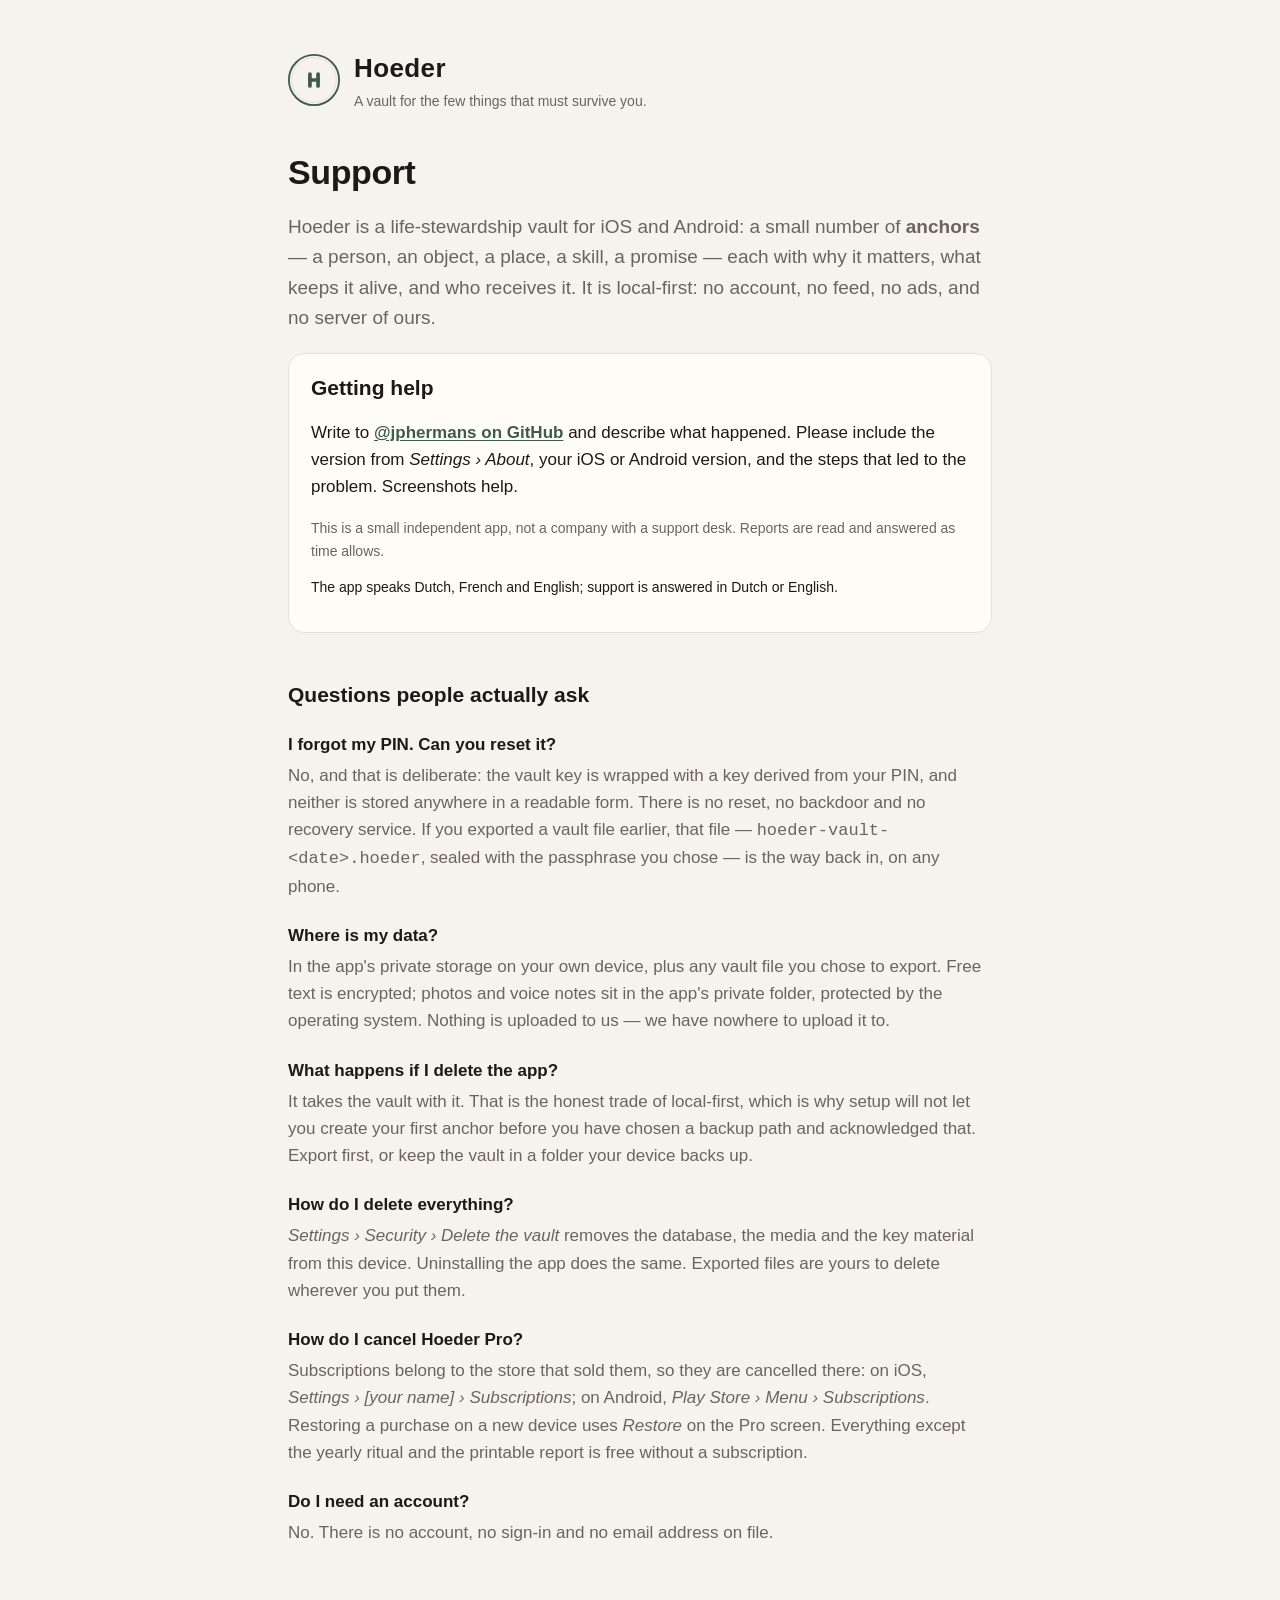
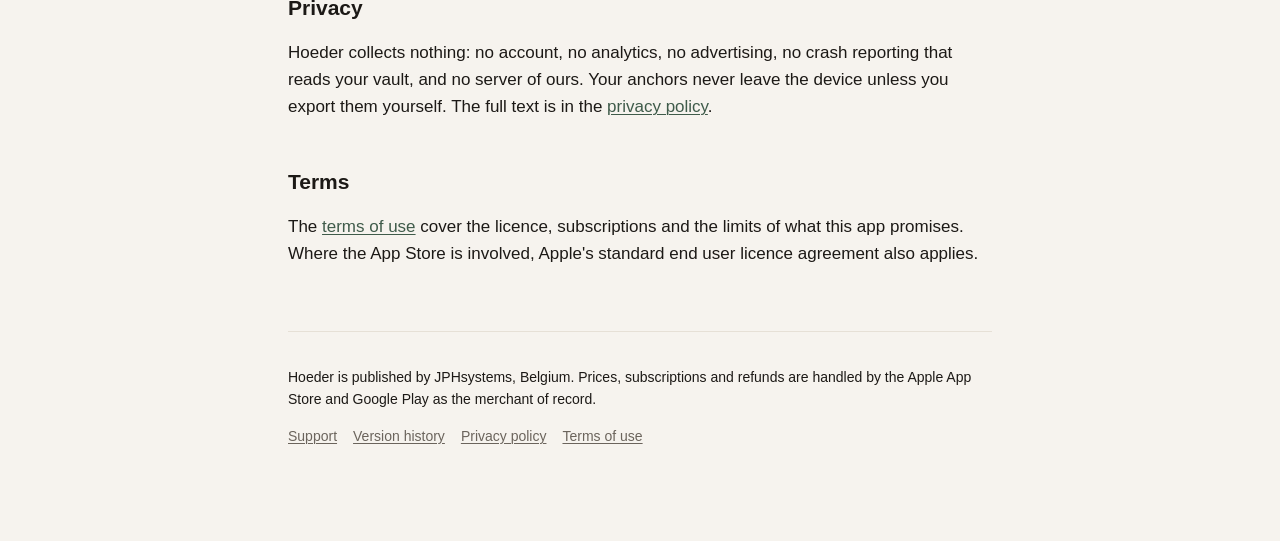
<file: index.html>
<!doctype html>
<html lang="en">
<head>
<meta charset="utf-8" />
<meta name="viewport" content="width=device-width, initial-scale=1" />
<title>Hoeder — support</title>
<meta name="description" content="Support for Hoeder, a local-first life-stewardship vault for iOS and Android. No account, no analytics, no ads." />
<link rel="stylesheet" href="style.css" />
<link rel="icon" href="seal.svg" type="image/svg+xml" />
</head>
<body>
<main>

  <header class="masthead">
    <svg width="52" height="52" viewBox="0 0 64 64" role="img" aria-label="Hoeder seal">
      <circle cx="32" cy="32" r="30.9" fill="none" stroke="var(--accent)" stroke-width="2.2" />
      <circle cx="32" cy="32" r="27.5" fill="none" stroke="var(--line)" stroke-width="1.15" />
      <g fill="var(--accent)">
        <rect x="24.7" y="22.4" width="4.6" height="19.2" rx="2.3" />
        <rect x="34.7" y="22.4" width="4.6" height="19.2" rx="2.3" />
        <rect x="24.7" y="29.7" width="14.6" height="4.6" rx="2.3" />
      </g>
    </svg>
    <div>
      <span class="wordmark">Hoeder</span>
      <span class="tagline">A vault for the few things that must survive you.</span>
    </div>
  </header>

  <h1>Support</h1>
  <p class="lede">
    Hoeder is a life-stewardship vault for iOS and Android: a small number of
    <strong>anchors</strong> — a person, an object, a place, a skill, a promise —
    each with why it matters, what keeps it alive, and who receives it. It is
    local-first: no account, no feed, no ads, and no server of ours.
  </p>

  <div class="card">
    <h2>Getting help</h2>
    <p>
      Write to <strong><a href="https://github.com/jphermans">@jphermans on GitHub</a></strong>
      and describe what happened. Please include the version from
      <em>Settings › About</em>, your iOS or Android version, and the steps that
      led to the problem. Screenshots help.
    </p>
    <p class="small muted">
      This is a small independent app, not a company with a support desk.
      Reports are read and answered as time allows.
    </p>
    <p class="small">
      The app speaks Dutch, French and English; support is answered in Dutch or English.
    </p>
  </div>

  <h2>Questions people actually ask</h2>
  <dl class="faq">
    <dt>I forgot my PIN. Can you reset it?</dt>
    <dd>
      No, and that is deliberate: the vault key is wrapped with a key derived from
      your PIN, and neither is stored anywhere in a readable form. There is no
      reset, no backdoor and no recovery service. If you exported a vault file
      earlier, that file — <code>hoeder-vault-&lt;date&gt;.hoeder</code>, sealed with
      the passphrase you chose — is the way back in, on any phone.
    </dd>

    <dt>Where is my data?</dt>
    <dd>
      In the app's private storage on your own device, plus any vault file you
      chose to export. Free text is encrypted; photos and voice notes sit in the
      app's private folder, protected by the operating system. Nothing is
      uploaded to us — we have nowhere to upload it to.
    </dd>

    <dt>What happens if I delete the app?</dt>
    <dd>
      It takes the vault with it. That is the honest trade of local-first, which
      is why setup will not let you create your first anchor before you have
      chosen a backup path and acknowledged that. Export first, or keep the vault
      in a folder your device backs up.
    </dd>

    <dt>How do I delete everything?</dt>
    <dd>
      <em>Settings › Security › Delete the vault</em> removes the database, the
      media and the key material from this device. Uninstalling the app does the
      same. Exported files are yours to delete wherever you put them.
    </dd>

    <dt>How do I cancel Hoeder Pro?</dt>
    <dd>
      Subscriptions belong to the store that sold them, so they are cancelled
      there: on iOS, <em>Settings › [your name] › Subscriptions</em>; on Android,
      <em>Play Store › Menu › Subscriptions</em>. Restoring a purchase on a new
      device uses <em>Restore</em> on the Pro screen. Everything except the yearly
      ritual and the printable report is free without a subscription.
    </dd>

    <dt>Do I need an account?</dt>
    <dd>No. There is no account, no sign-in and no email address on file.</dd>
  </dl>

  <h2>Privacy</h2>
  <p>
    Hoeder collects nothing: no account, no analytics, no advertising, no crash
    reporting that reads your vault, and no server of ours. Your anchors never
    leave the device unless you export them yourself. The full text is in the
    <a href="privacy.html">privacy policy</a>.
  </p>

  <h2>Terms</h2>
  <p>
    The <a href="terms.html">terms of use</a> cover the licence, subscriptions and
    the limits of what this app promises. Where the App Store is involved, Apple's
    standard end user licence agreement also applies.
  </p>

  <footer>
    <p>
      Hoeder is published by JPHsystems, Belgium.
      Prices, subscriptions and refunds are handled by the Apple App Store and
      Google Play as the merchant of record.
    </p>
    <nav class="sitelinks">
      <a href="index.html">Support</a>
      <a href="changelog.html">Version history</a>
      <a href="privacy.html">Privacy policy</a>
      <a href="terms.html">Terms of use</a>
    </nav>
  </footer>

</main>
</body>
</html>
</file>
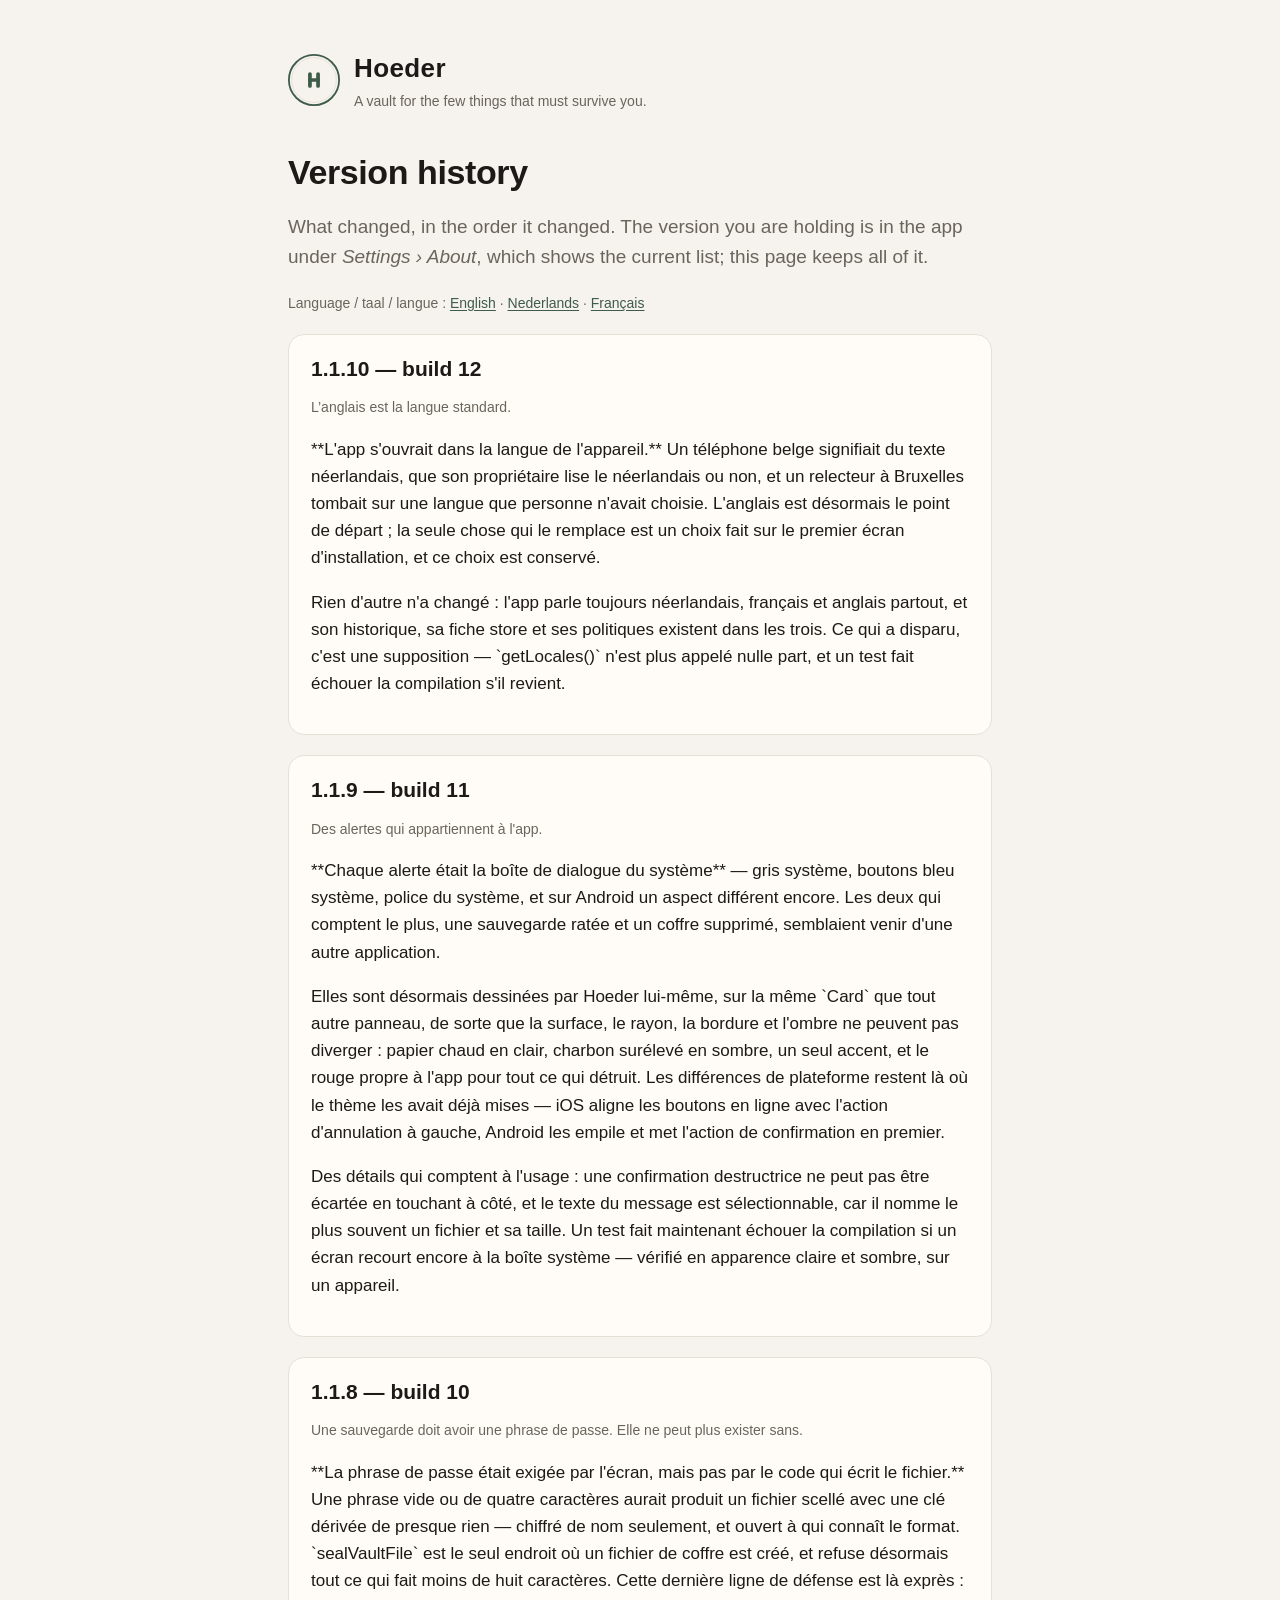
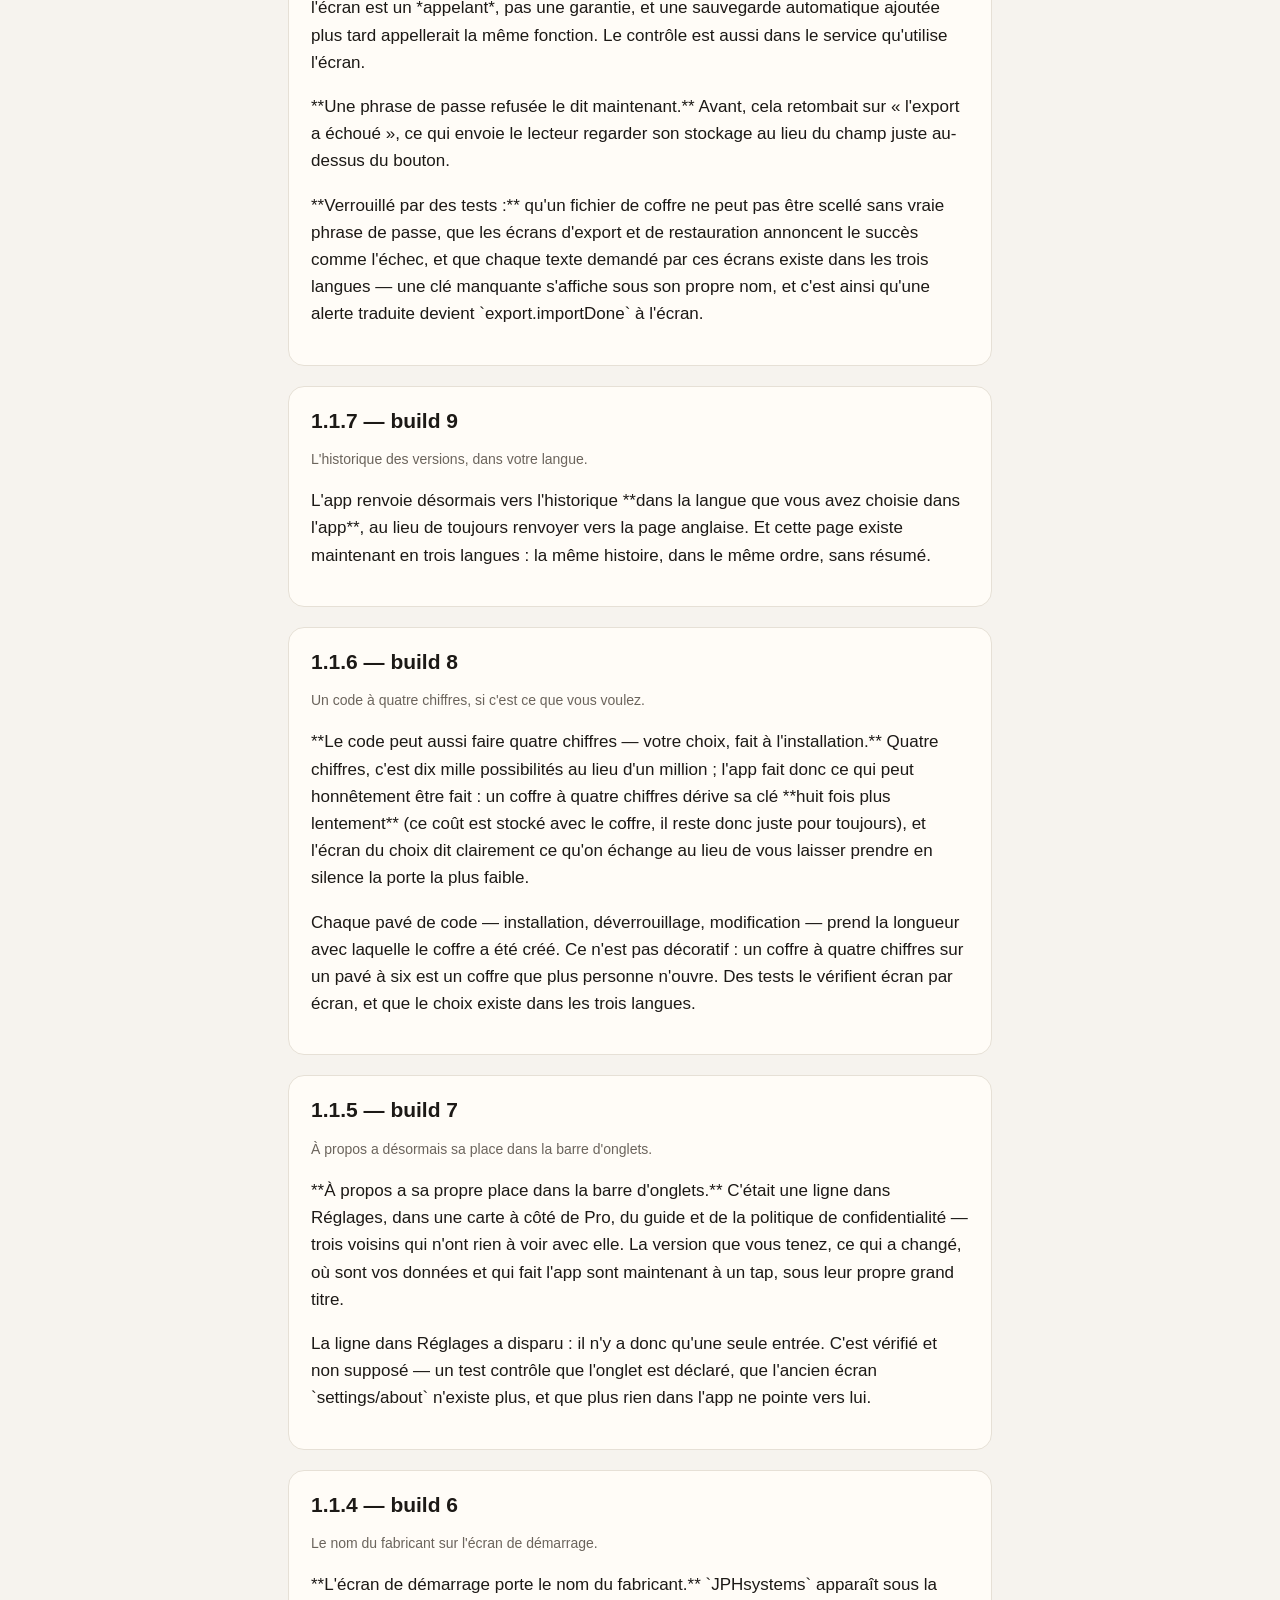
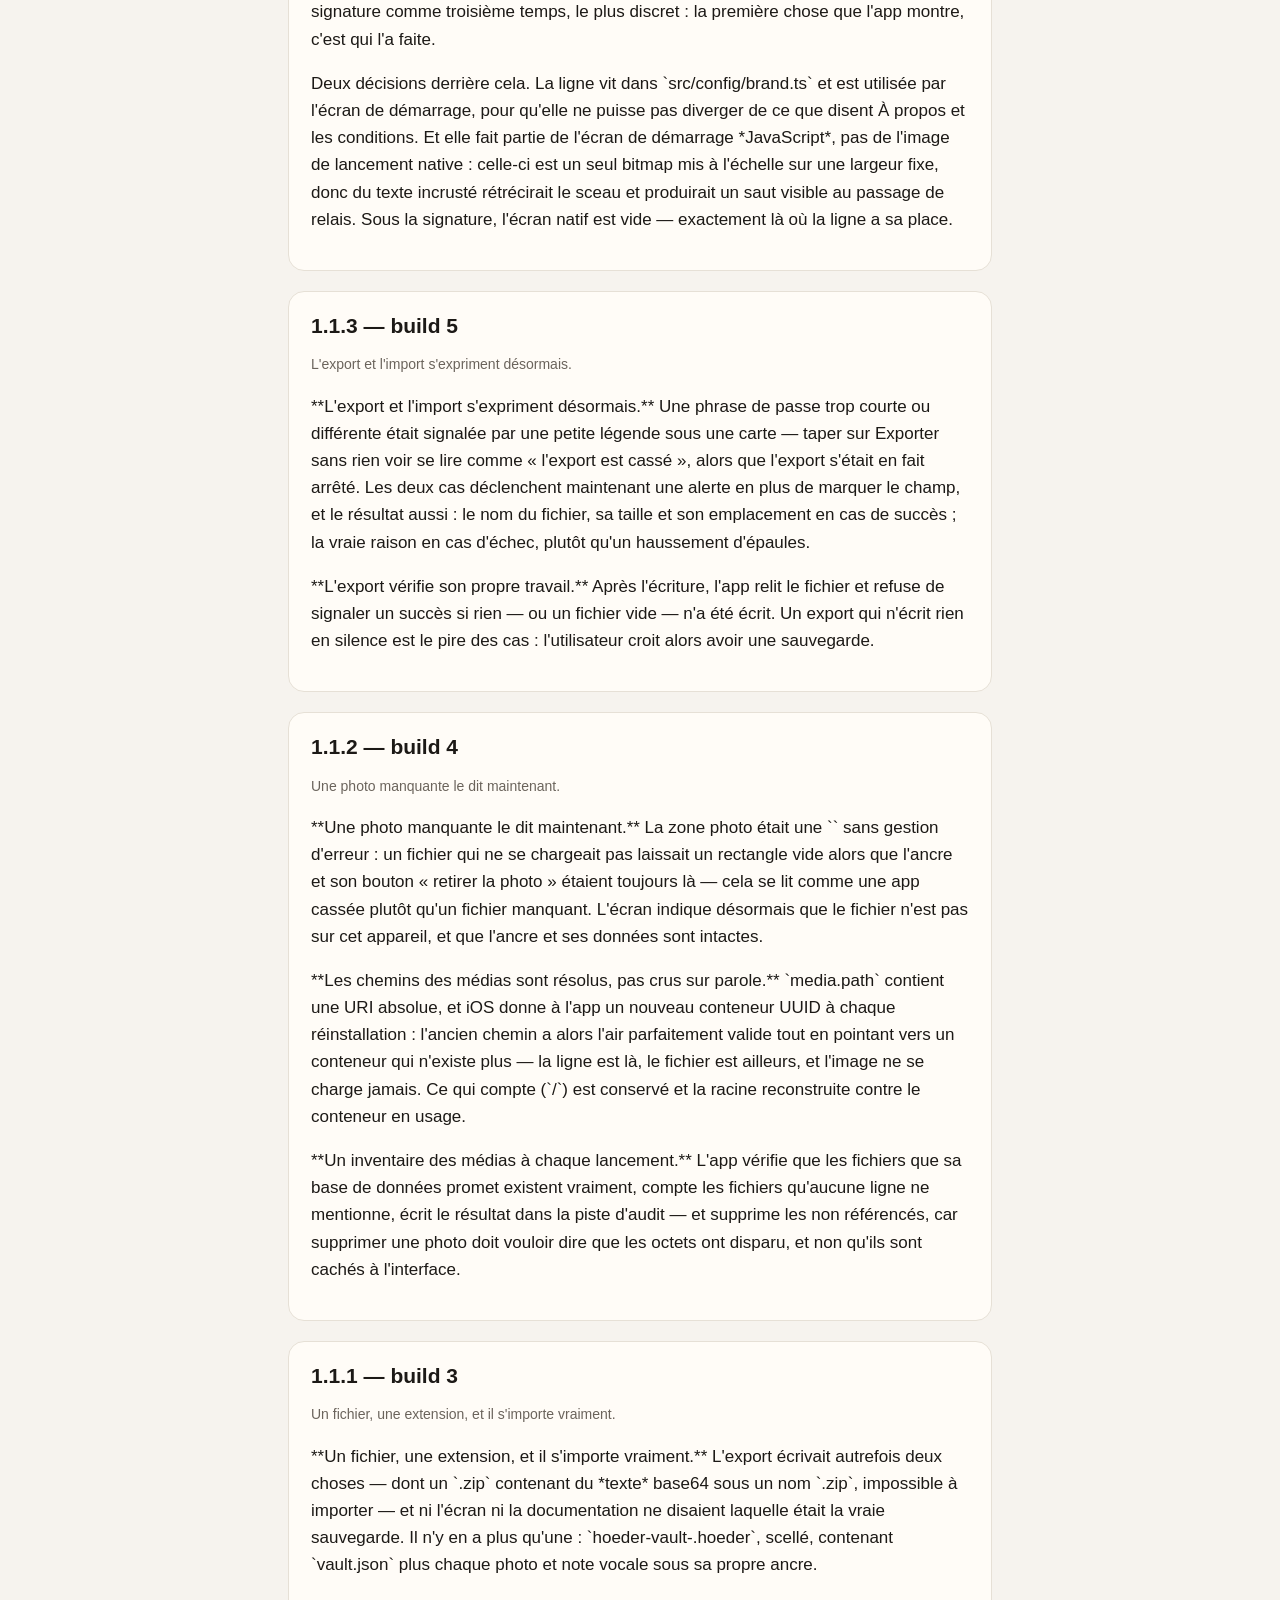
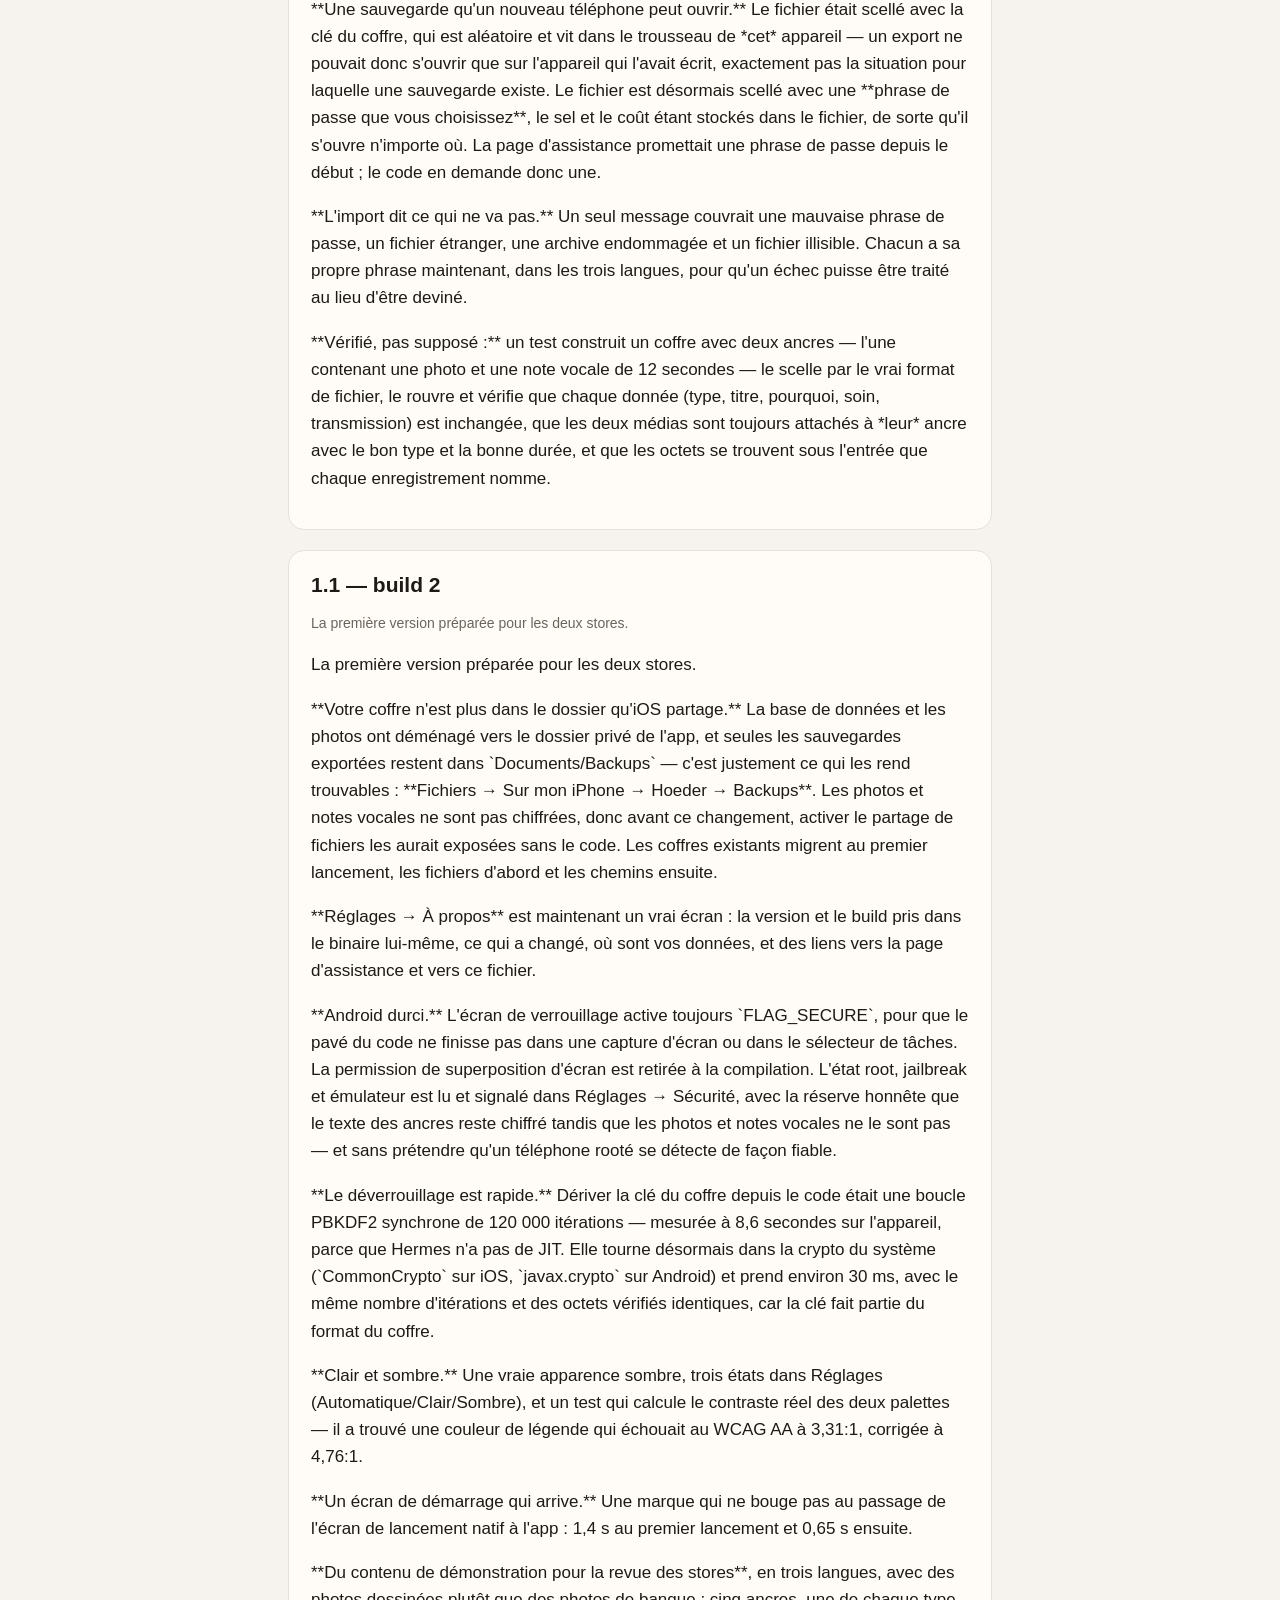
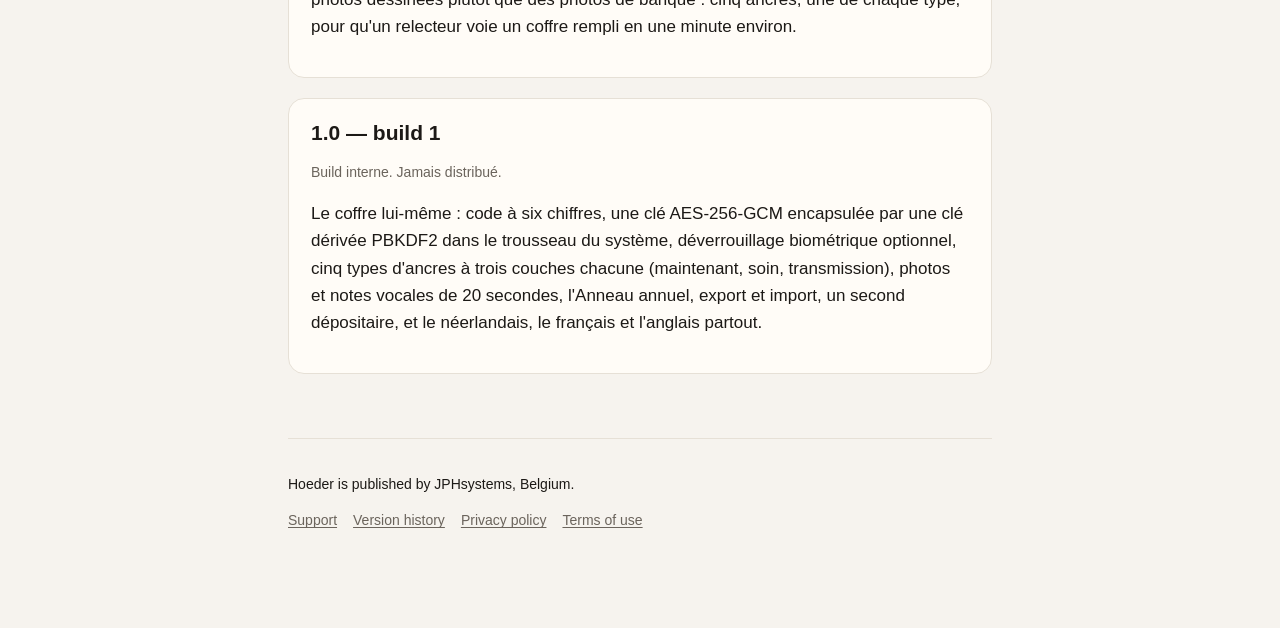
<file: changelog.fr.html>
<!doctype html>
<html lang="en">
<head>
<meta charset="utf-8" />
<meta name="viewport" content="width=device-width, initial-scale=1" />
<title>Hoeder — version history</title>
<meta name="description" content="Every version of Hoeder that has been built, with what changed and why." />
<link rel="stylesheet" href="style.css" />
<link rel="icon" href="seal.svg" type="image/svg+xml" />
</head>
<body>
<main>

  <header class="masthead">
    <svg width="52" height="52" viewBox="0 0 64 64" role="img" aria-label="Hoeder seal">
      <circle cx="32" cy="32" r="30.9" fill="none" stroke="var(--accent)" stroke-width="2.2" />
      <circle cx="32" cy="32" r="27.5" fill="none" stroke="var(--line)" stroke-width="1.15" />
      <g fill="var(--accent)">
        <rect x="24.7" y="22.4" width="4.6" height="19.2" rx="2.3" />
        <rect x="34.7" y="22.4" width="4.6" height="19.2" rx="2.3" />
        <rect x="24.7" y="29.7" width="14.6" height="4.6" rx="2.3" />
      </g>
    </svg>
    <div>
      <span class="wordmark">Hoeder</span>
      <span class="tagline">A vault for the few things that must survive you.</span>
    </div>
  </header>

  <h1>Version history</h1>
  <p class="lede">
    What changed, in the order it changed. The version you are holding is in the
    app under <em>Settings › About</em>, which shows the current list; this page
    keeps all of it.
  </p>

  <p class="small muted">
    Language / taal / langue :
    <a href="changelog.html">English</a> ·
    <a href="changelog.nl.html">Nederlands</a> ·
    <a href="changelog.fr.html">Français</a>
  </p>

  <div class="card">
    <h2>1.1.10 — build 12</h2>
    <p class="small muted">L’anglais est la langue standard.</p>
    <p>
      **L'app s'ouvrait dans la langue de l'appareil.** Un téléphone belge signifiait du texte néerlandais, que son propriétaire lise le néerlandais ou non, et un relecteur à Bruxelles tombait sur une langue que personne n'avait choisie. L'anglais est désormais le point de départ ; la seule chose qui le remplace est un choix fait sur le premier écran d'installation, et ce choix est conservé.
    </p>
    <p>
      Rien d'autre n'a changé : l'app parle toujours néerlandais, français et anglais partout, et son historique, sa fiche store et ses politiques existent dans les trois. Ce qui a disparu, c'est une supposition — `getLocales()` n'est plus appelé nulle part, et un test fait échouer la compilation s'il revient.
    </p>
  </div>

  <div class="card">
    <h2>1.1.9 — build 11</h2>
    <p class="small muted">Des alertes qui appartiennent à l'app.</p>
    <p>
      **Chaque alerte était la boîte de dialogue du système** — gris système, boutons bleu système, police du système, et sur Android un aspect différent encore. Les deux qui comptent le plus, une sauvegarde ratée et un coffre supprimé, semblaient venir d'une autre application.
    </p>
    <p>
      Elles sont désormais dessinées par Hoeder lui-même, sur la même `Card` que tout autre panneau, de sorte que la surface, le rayon, la bordure et l'ombre ne peuvent pas diverger : papier chaud en clair, charbon surélevé en sombre, un seul accent, et le rouge propre à l'app pour tout ce qui détruit. Les différences de plateforme restent là où le thème les avait déjà mises — iOS aligne les boutons en ligne avec l'action d'annulation à gauche, Android les empile et met l'action de confirmation en premier.
    </p>
    <p>
      Des détails qui comptent à l'usage : une confirmation destructrice ne peut pas être écartée en touchant à côté, et le texte du message est sélectionnable, car il nomme le plus souvent un fichier et sa taille. Un test fait maintenant échouer la compilation si un écran recourt encore à la boîte système — vérifié en apparence claire et sombre, sur un appareil.
    </p>
  </div>

  <div class="card">
    <h2>1.1.8 — build 10</h2>
    <p class="small muted">Une sauvegarde doit avoir une phrase de passe. Elle ne peut plus exister sans.</p>
    <p>
      **La phrase de passe était exigée par l'écran, mais pas par le code qui écrit le fichier.** Une phrase vide ou de quatre caractères aurait produit un fichier scellé avec une clé dérivée de presque rien — chiffré de nom seulement, et ouvert à qui connaît le format. `sealVaultFile` est le seul endroit où un fichier de coffre est créé, et refuse désormais tout ce qui fait moins de huit caractères. Cette dernière ligne de défense est là exprès : l'écran est un *appelant*, pas une garantie, et une sauvegarde automatique ajoutée plus tard appellerait la même fonction. Le contrôle est aussi dans le service qu'utilise l'écran.
    </p>
    <p>
      **Une phrase de passe refusée le dit maintenant.** Avant, cela retombait sur « l'export a échoué », ce qui envoie le lecteur regarder son stockage au lieu du champ juste au-dessus du bouton.
    </p>
    <p>
      **Verrouillé par des tests :** qu'un fichier de coffre ne peut pas être scellé sans vraie phrase de passe, que les écrans d'export et de restauration annoncent le succès comme l'échec, et que chaque texte demandé par ces écrans existe dans les trois langues — une clé manquante s'affiche sous son propre nom, et c'est ainsi qu'une alerte traduite devient `export.importDone` à l'écran.
    </p>
  </div>

  <div class="card">
    <h2>1.1.7 — build 9</h2>
    <p class="small muted">L'historique des versions, dans votre langue.</p>
    <p>
      L'app renvoie désormais vers l'historique **dans la langue que vous avez choisie dans l'app**, au lieu de toujours renvoyer vers la page anglaise. Et cette page existe maintenant en trois langues : la même histoire, dans le même ordre, sans résumé.
    </p>
  </div>

  <div class="card">
    <h2>1.1.6 — build 8</h2>
    <p class="small muted">Un code à quatre chiffres, si c'est ce que vous voulez.</p>
    <p>
      **Le code peut aussi faire quatre chiffres — votre choix, fait à l'installation.** Quatre chiffres, c'est dix mille possibilités au lieu d'un million ; l'app fait donc ce qui peut honnêtement être fait : un coffre à quatre chiffres dérive sa clé **huit fois plus lentement** (ce coût est stocké avec le coffre, il reste donc juste pour toujours), et l'écran du choix dit clairement ce qu'on échange au lieu de vous laisser prendre en silence la porte la plus faible.
    </p>
    <p>
      Chaque pavé de code — installation, déverrouillage, modification — prend la longueur avec laquelle le coffre a été créé. Ce n'est pas décoratif : un coffre à quatre chiffres sur un pavé à six est un coffre que plus personne n'ouvre. Des tests le vérifient écran par écran, et que le choix existe dans les trois langues.
    </p>
  </div>

  <div class="card">
    <h2>1.1.5 — build 7</h2>
    <p class="small muted">À propos a désormais sa place dans la barre d'onglets.</p>
    <p>
      **À propos a sa propre place dans la barre d'onglets.** C'était une ligne dans Réglages, dans une carte à côté de Pro, du guide et de la politique de confidentialité — trois voisins qui n'ont rien à voir avec elle. La version que vous tenez, ce qui a changé, où sont vos données et qui fait l'app sont maintenant à un tap, sous leur propre grand titre.
    </p>
    <p>
      La ligne dans Réglages a disparu : il n'y a donc qu'une seule entrée. C'est vérifié et non supposé — un test contrôle que l'onglet est déclaré, que l'ancien écran `settings/about` n'existe plus, et que plus rien dans l'app ne pointe vers lui.
    </p>
  </div>

  <div class="card">
    <h2>1.1.4 — build 6</h2>
    <p class="small muted">Le nom du fabricant sur l'écran de démarrage.</p>
    <p>
      **L'écran de démarrage porte le nom du fabricant.** `JPHsystems` apparaît sous la signature comme troisième temps, le plus discret : la première chose que l'app montre, c'est qui l'a faite.
    </p>
    <p>
      Deux décisions derrière cela. La ligne vit dans `src/config/brand.ts` et est utilisée par l'écran de démarrage, pour qu'elle ne puisse pas diverger de ce que disent À propos et les conditions. Et elle fait partie de l'écran de démarrage *JavaScript*, pas de l'image de lancement native : celle-ci est un seul bitmap mis à l'échelle sur une largeur fixe, donc du texte incrusté rétrécirait le sceau et produirait un saut visible au passage de relais. Sous la signature, l'écran natif est vide — exactement là où la ligne a sa place.
    </p>
  </div>

  <div class="card">
    <h2>1.1.3 — build 5</h2>
    <p class="small muted">L'export et l'import s'expriment désormais.</p>
    <p>
      **L'export et l'import s'expriment désormais.** Une phrase de passe trop courte ou différente était signalée par une petite légende sous une carte — taper sur Exporter sans rien voir se lire comme « l'export est cassé », alors que l'export s'était en fait arrêté. Les deux cas déclenchent maintenant une alerte en plus de marquer le champ, et le résultat aussi : le nom du fichier, sa taille et son emplacement en cas de succès ; la vraie raison en cas d'échec, plutôt qu'un haussement d'épaules.
    </p>
    <p>
      **L'export vérifie son propre travail.** Après l'écriture, l'app relit le fichier et refuse de signaler un succès si rien — ou un fichier vide — n'a été écrit. Un export qui n'écrit rien en silence est le pire des cas : l'utilisateur croit alors avoir une sauvegarde.
    </p>
  </div>

  <div class="card">
    <h2>1.1.2 — build 4</h2>
    <p class="small muted">Une photo manquante le dit maintenant.</p>
    <p>
      **Une photo manquante le dit maintenant.** La zone photo était une `<Image>` sans gestion d'erreur : un fichier qui ne se chargeait pas laissait un rectangle vide alors que l'ancre et son bouton « retirer la photo » étaient toujours là — cela se lit comme une app cassée plutôt qu'un fichier manquant. L'écran indique désormais que le fichier n'est pas sur cet appareil, et que l'ancre et ses données sont intactes.
    </p>
    <p>
      **Les chemins des médias sont résolus, pas crus sur parole.** `media.path` contient une URI absolue, et iOS donne à l'app un nouveau conteneur UUID à chaque réinstallation : l'ancien chemin a alors l'air parfaitement valide tout en pointant vers un conteneur qui n'existe plus — la ligne est là, le fichier est ailleurs, et l'image ne se charge jamais. Ce qui compte (`<anchorId>/<fichier>`) est conservé et la racine reconstruite contre le conteneur en usage.
    </p>
    <p>
      **Un inventaire des médias à chaque lancement.** L'app vérifie que les fichiers que sa base de données promet existent vraiment, compte les fichiers qu'aucune ligne ne mentionne, écrit le résultat dans la piste d'audit — et supprime les non référencés, car supprimer une photo doit vouloir dire que les octets ont disparu, et non qu'ils sont cachés à l'interface.
    </p>
  </div>

  <div class="card">
    <h2>1.1.1 — build 3</h2>
    <p class="small muted">Un fichier, une extension, et il s'importe vraiment.</p>
    <p>
      **Un fichier, une extension, et il s'importe vraiment.** L'export écrivait autrefois deux choses — dont un `.zip` contenant du *texte* base64 sous un nom `.zip`, impossible à importer — et ni l'écran ni la documentation ne disaient laquelle était la vraie sauvegarde. Il n'y en a plus qu'une : `hoeder-vault-<date>.hoeder`, scellé, contenant `vault.json` plus chaque photo et note vocale sous sa propre ancre.
    </p>
    <p>
      **Une sauvegarde qu'un nouveau téléphone peut ouvrir.** Le fichier était scellé avec la clé du coffre, qui est aléatoire et vit dans le trousseau de *cet* appareil — un export ne pouvait donc s'ouvrir que sur l'appareil qui l'avait écrit, exactement pas la situation pour laquelle une sauvegarde existe. Le fichier est désormais scellé avec une **phrase de passe que vous choisissez**, le sel et le coût étant stockés dans le fichier, de sorte qu'il s'ouvre n'importe où. La page d'assistance promettait une phrase de passe depuis le début ; le code en demande donc une.
    </p>
    <p>
      **L'import dit ce qui ne va pas.** Un seul message couvrait une mauvaise phrase de passe, un fichier étranger, une archive endommagée et un fichier illisible. Chacun a sa propre phrase maintenant, dans les trois langues, pour qu'un échec puisse être traité au lieu d'être deviné.
    </p>
    <p>
      **Vérifié, pas supposé :** un test construit un coffre avec deux ancres — l'une contenant une photo et une note vocale de 12 secondes — le scelle par le vrai format de fichier, le rouvre et vérifie que chaque donnée (type, titre, pourquoi, soin, transmission) est inchangée, que les deux médias sont toujours attachés à *leur* ancre avec le bon type et la bonne durée, et que les octets se trouvent sous l'entrée que chaque enregistrement nomme.
    </p>
  </div>

  <div class="card">
    <h2>1.1 — build 2</h2>
    <p class="small muted">La première version préparée pour les deux stores.</p>
    <p>
      La première version préparée pour les deux stores.
    </p>
    <p>
      **Votre coffre n'est plus dans le dossier qu'iOS partage.** La base de données et les photos ont déménagé vers le dossier privé de l'app, et seules les sauvegardes exportées restent dans `Documents/Backups` — c'est justement ce qui les rend trouvables : **Fichiers → Sur mon iPhone → Hoeder → Backups**. Les photos et notes vocales ne sont pas chiffrées, donc avant ce changement, activer le partage de fichiers les aurait exposées sans le code. Les coffres existants migrent au premier lancement, les fichiers d'abord et les chemins ensuite.
    </p>
    <p>
      **Réglages → À propos** est maintenant un vrai écran : la version et le build pris dans le binaire lui-même, ce qui a changé, où sont vos données, et des liens vers la page d'assistance et vers ce fichier.
    </p>
    <p>
      **Android durci.** L'écran de verrouillage active toujours `FLAG_SECURE`, pour que le pavé du code ne finisse pas dans une capture d'écran ou dans le sélecteur de tâches. La permission de superposition d'écran est retirée à la compilation. L'état root, jailbreak et émulateur est lu et signalé dans Réglages → Sécurité, avec la réserve honnête que le texte des ancres reste chiffré tandis que les photos et notes vocales ne le sont pas — et sans prétendre qu'un téléphone rooté se détecte de façon fiable.
    </p>
    <p>
      **Le déverrouillage est rapide.** Dériver la clé du coffre depuis le code était une boucle PBKDF2 synchrone de 120 000 itérations — mesurée à 8,6 secondes sur l'appareil, parce que Hermes n'a pas de JIT. Elle tourne désormais dans la crypto du système (`CommonCrypto` sur iOS, `javax.crypto` sur Android) et prend environ 30 ms, avec le même nombre d'itérations et des octets vérifiés identiques, car la clé fait partie du format du coffre.
    </p>
    <p>
      **Clair et sombre.** Une vraie apparence sombre, trois états dans Réglages (Automatique/Clair/Sombre), et un test qui calcule le contraste réel des deux palettes — il a trouvé une couleur de légende qui échouait au WCAG AA à 3,31:1, corrigée à 4,76:1.
    </p>
    <p>
      **Un écran de démarrage qui arrive.** Une marque qui ne bouge pas au passage de l'écran de lancement natif à l'app : 1,4 s au premier lancement et 0,65 s ensuite.
    </p>
    <p>
      **Du contenu de démonstration pour la revue des stores**, en trois langues, avec des photos dessinées plutôt que des photos de banque : cinq ancres, une de chaque type, pour qu'un relecteur voie un coffre rempli en une minute environ.
    </p>
  </div>

  <div class="card">
    <h2>1.0 — build 1</h2>
    <p class="small muted">Build interne. Jamais distribué.</p>
    <p>
      Le coffre lui-même : code à six chiffres, une clé AES-256-GCM encapsulée par une clé dérivée PBKDF2 dans le trousseau du système, déverrouillage biométrique optionnel, cinq types d'ancres à trois couches chacune (maintenant, soin, transmission), photos et notes vocales de 20 secondes, l'Anneau annuel, export et import, un second dépositaire, et le néerlandais, le français et l'anglais partout.
    </p>
  </div>

  <footer>
    <p>
      Hoeder is published by JPHsystems, Belgium.
    </p>
    <nav class="sitelinks">
      <a href="index.html">Support</a>
      <a href="changelog.html">Version history</a>
      <a href="privacy.html">Privacy policy</a>
      <a href="terms.html">Terms of use</a>
    </nav>
  </footer>

</main>
</body>
</html>
</file>
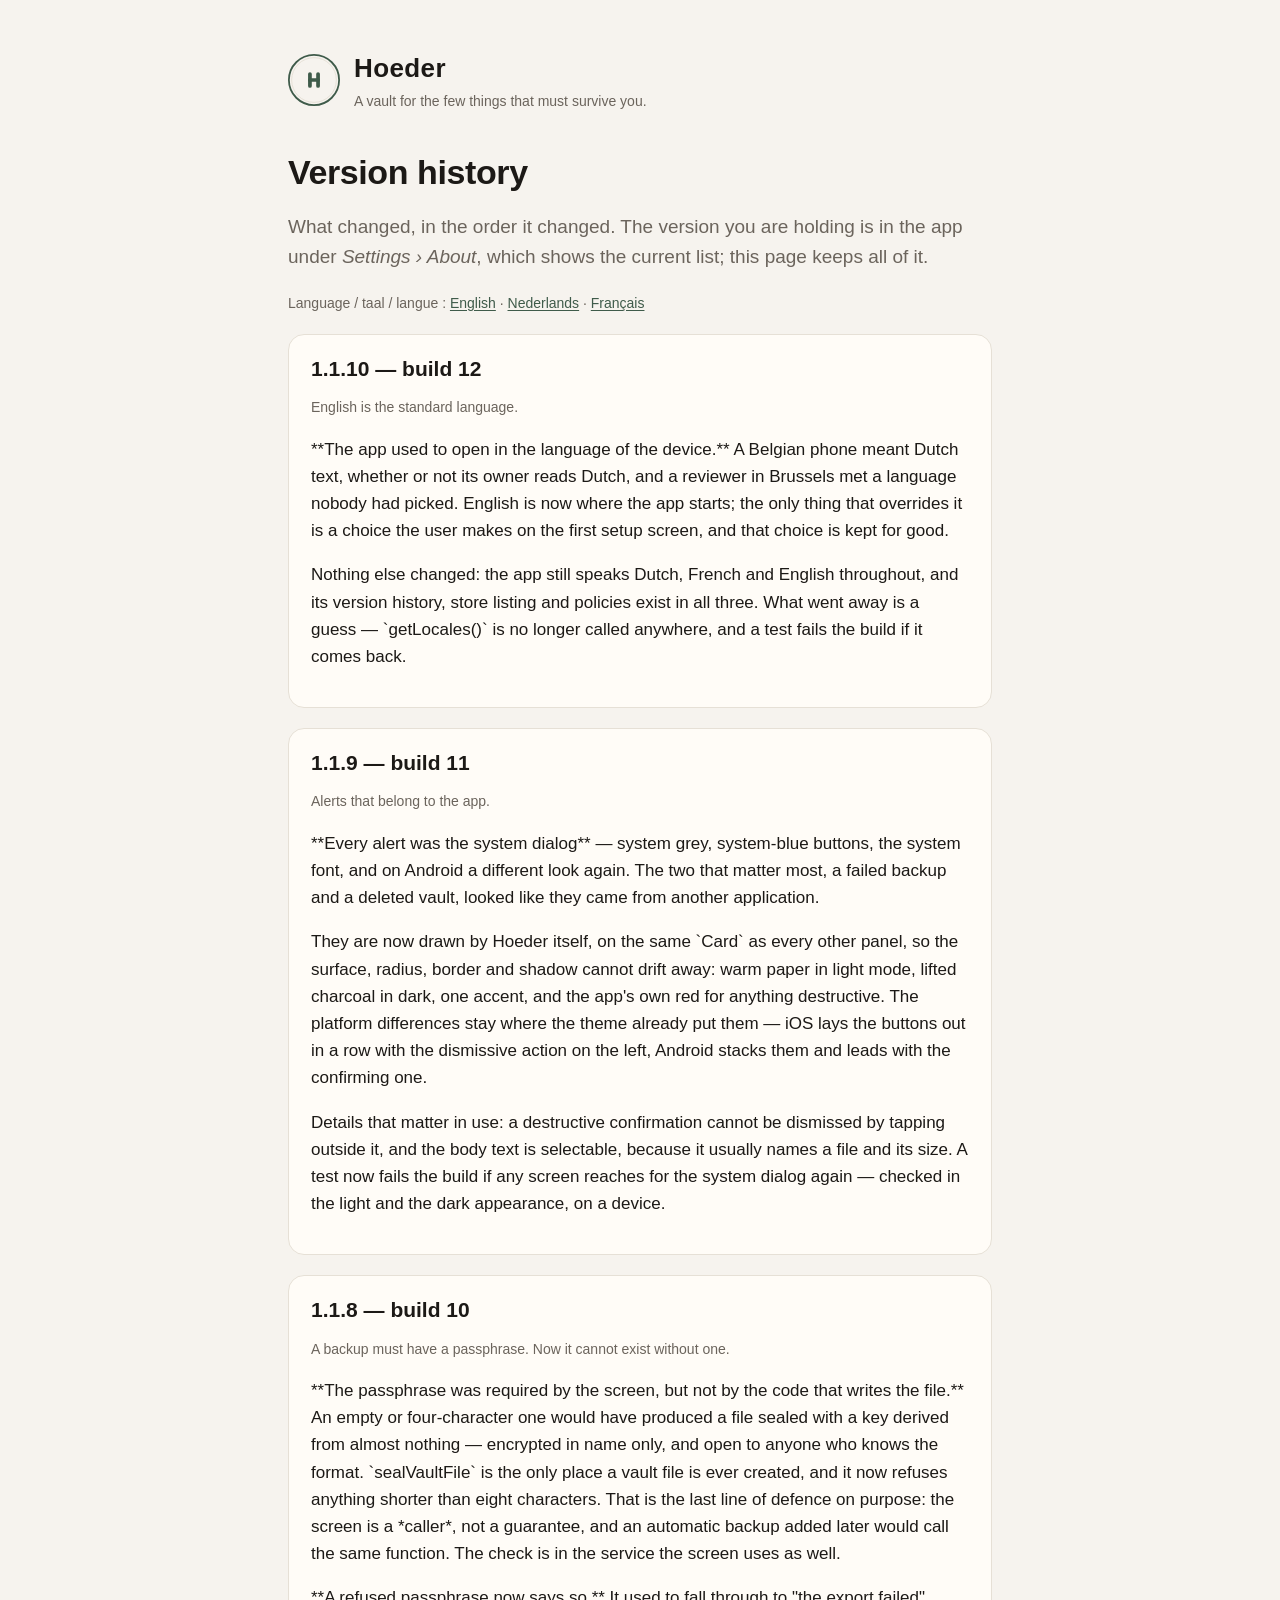
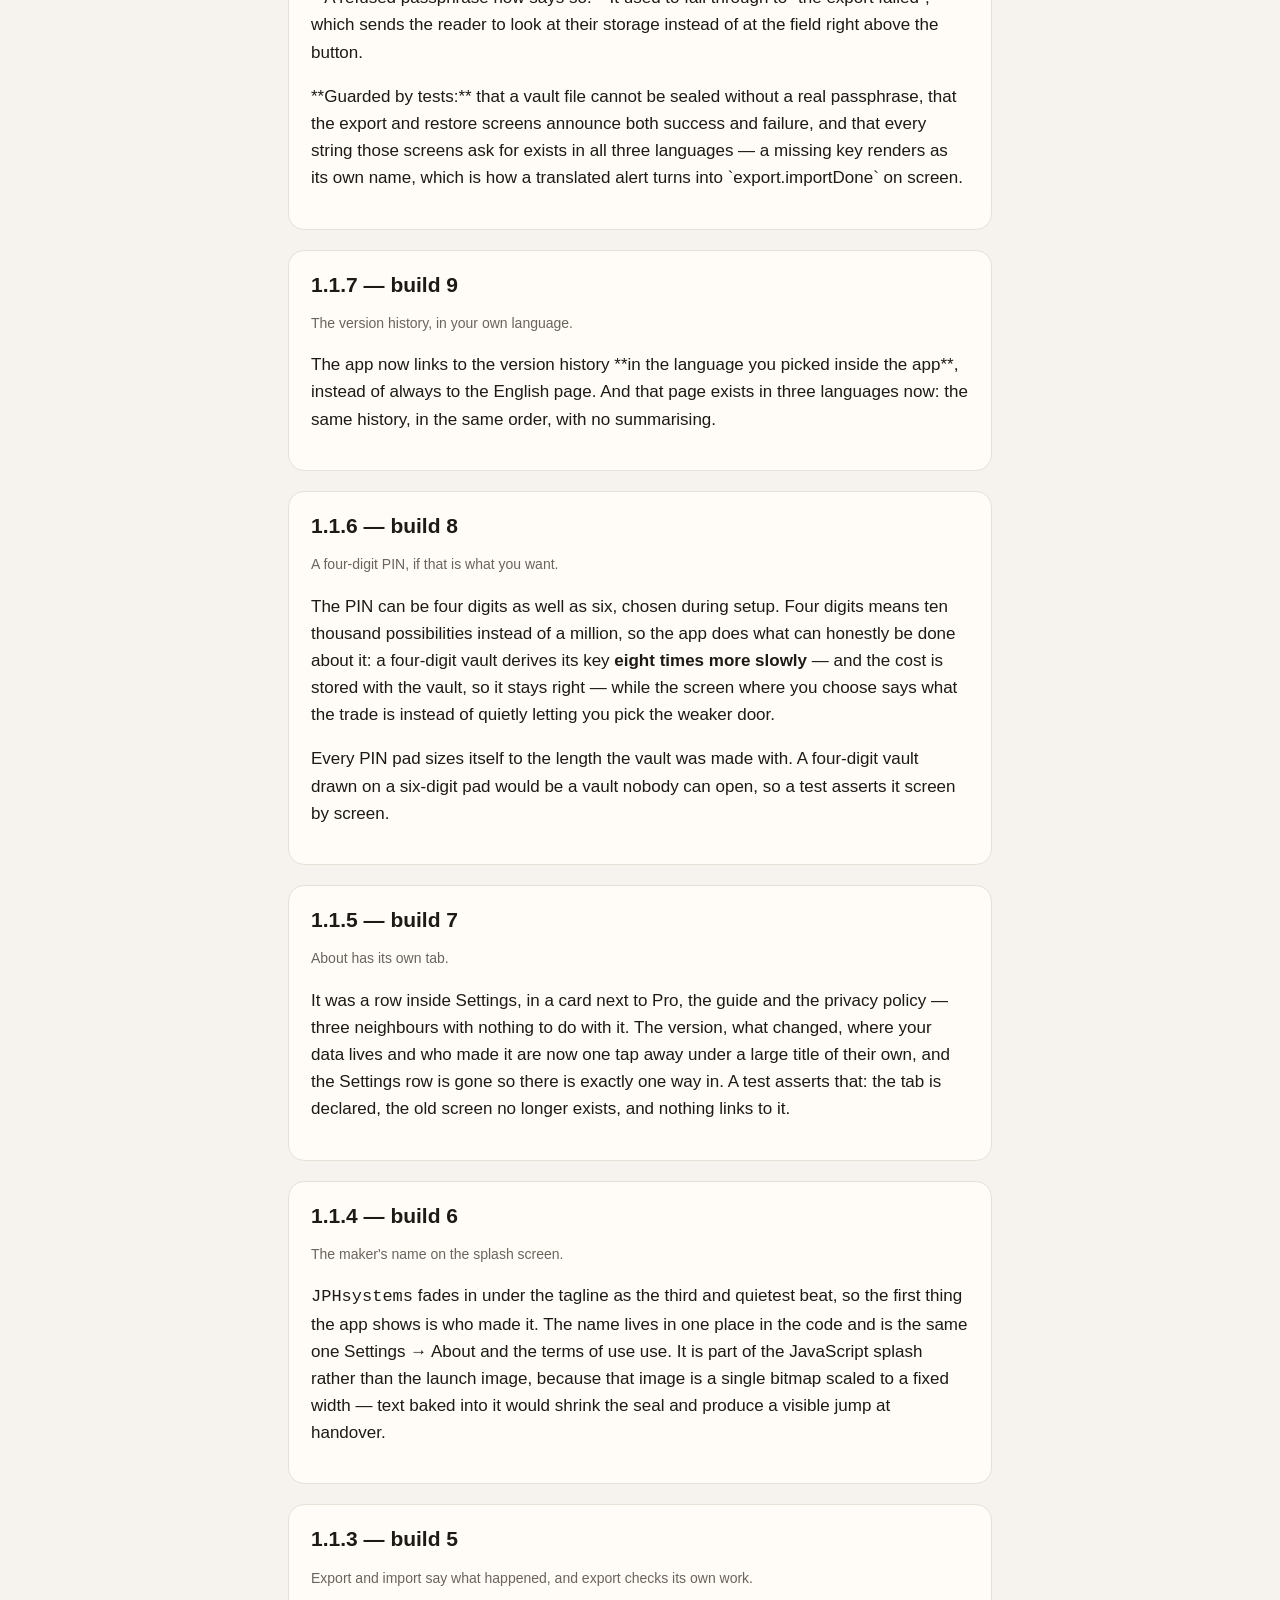
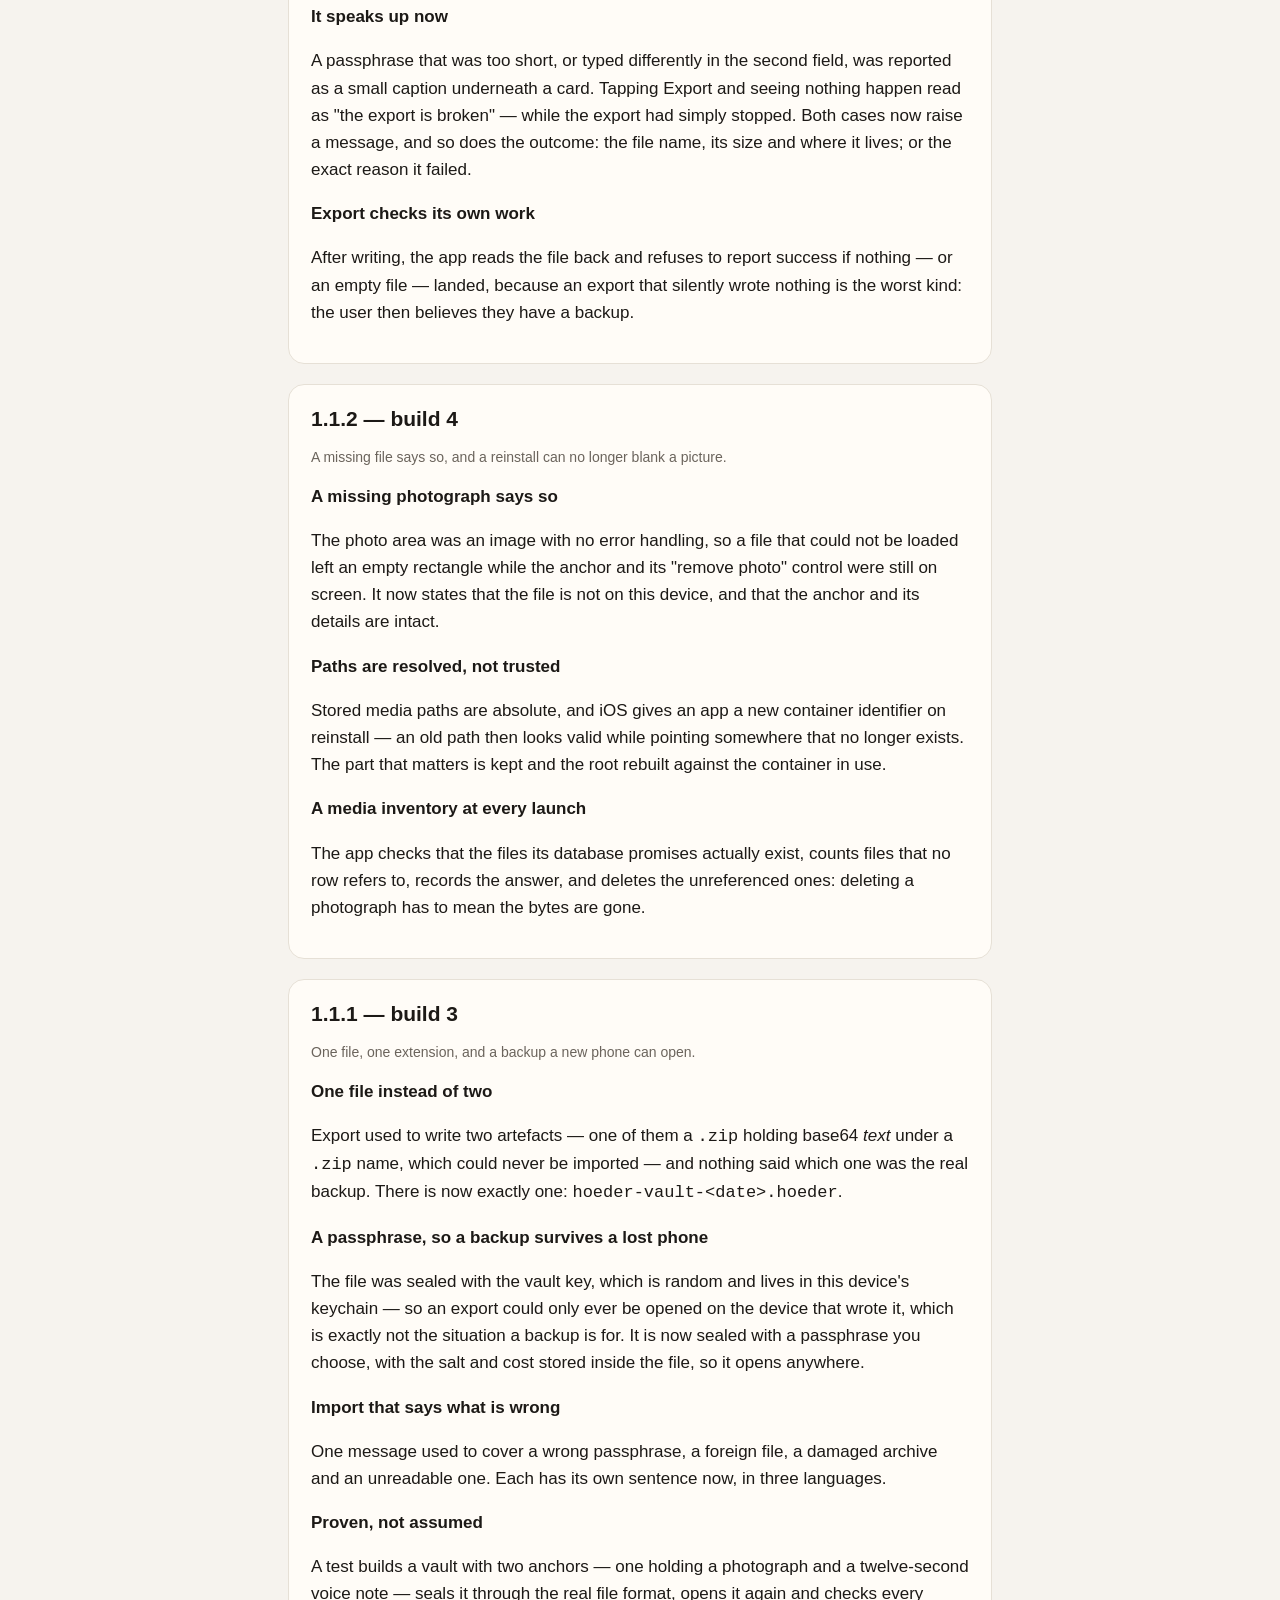
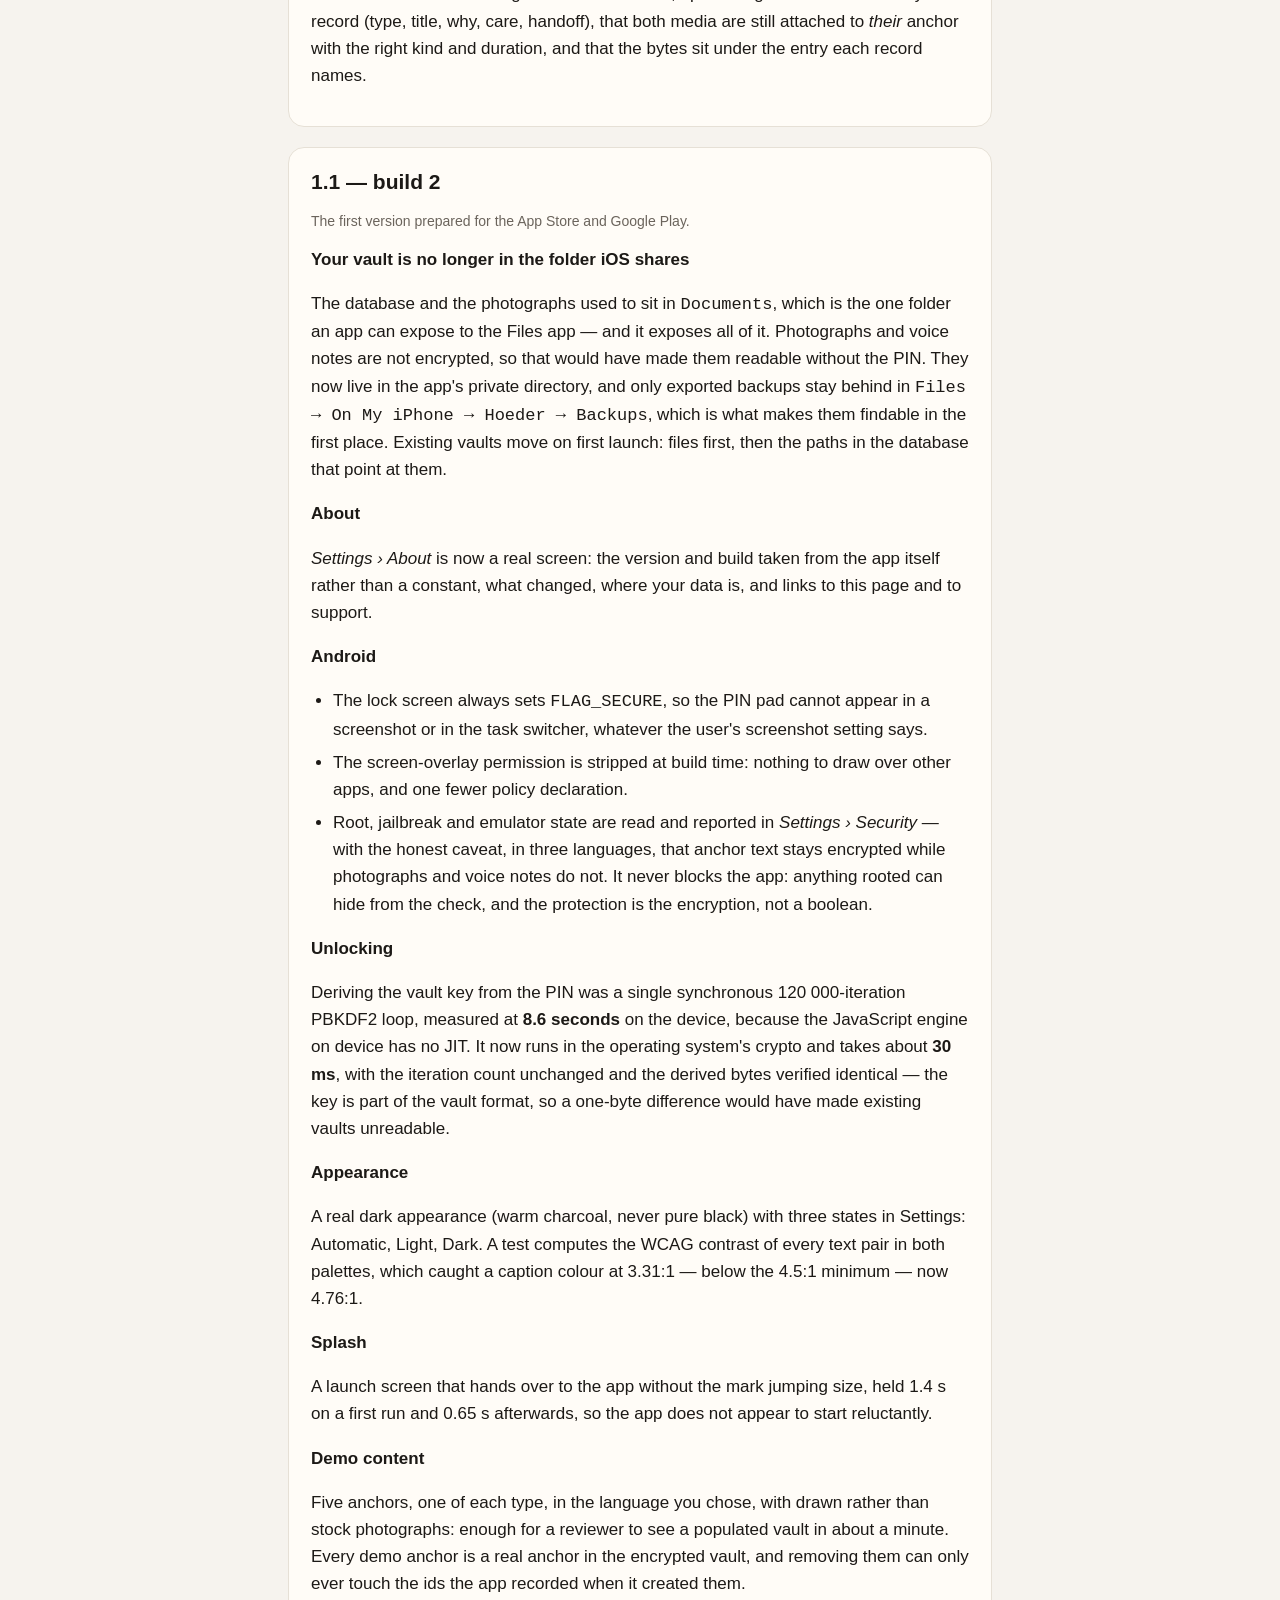
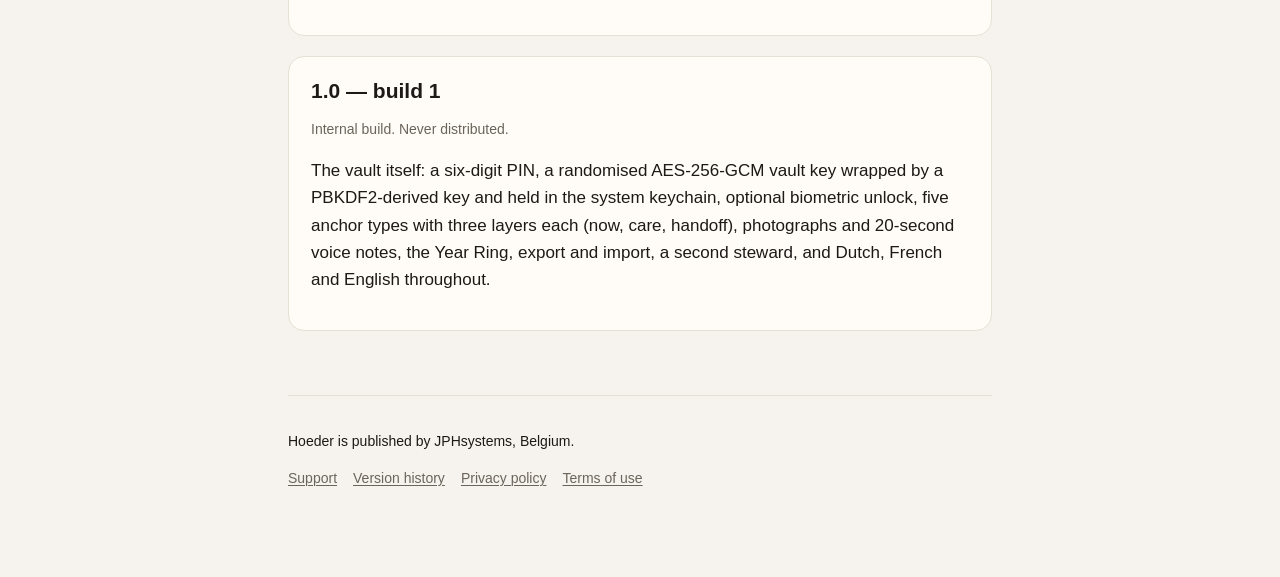
<file: changelog.html>
<!doctype html>
<html lang="en">
<head>
<meta charset="utf-8" />
<meta name="viewport" content="width=device-width, initial-scale=1" />
<title>Hoeder — version history</title>
<meta name="description" content="Every version of Hoeder that has been built, with what changed and why." />
<link rel="stylesheet" href="style.css" />
<link rel="icon" href="seal.svg" type="image/svg+xml" />
</head>
<body>
<main>

  <header class="masthead">
    <svg width="52" height="52" viewBox="0 0 64 64" role="img" aria-label="Hoeder seal">
      <circle cx="32" cy="32" r="30.9" fill="none" stroke="var(--accent)" stroke-width="2.2" />
      <circle cx="32" cy="32" r="27.5" fill="none" stroke="var(--line)" stroke-width="1.15" />
      <g fill="var(--accent)">
        <rect x="24.7" y="22.4" width="4.6" height="19.2" rx="2.3" />
        <rect x="34.7" y="22.4" width="4.6" height="19.2" rx="2.3" />
        <rect x="24.7" y="29.7" width="14.6" height="4.6" rx="2.3" />
      </g>
    </svg>
    <div>
      <span class="wordmark">Hoeder</span>
      <span class="tagline">A vault for the few things that must survive you.</span>
    </div>
  </header>

  <h1>Version history</h1>
  <p class="lede">
    What changed, in the order it changed. The version you are holding is in the
    app under <em>Settings › About</em>, which shows the current list; this page
    keeps all of it.
  </p>

  <p class="small muted">
    Language / taal / langue :
    <a href="changelog.html">English</a> ·
    <a href="changelog.nl.html">Nederlands</a> ·
    <a href="changelog.fr.html">Français</a>
  </p>

  <div class="card">
    <h2>1.1.10 — build 12</h2>
    <p class="small muted">English is the standard language.</p>
    <p>
      **The app used to open in the language of the device.** A Belgian phone meant Dutch text, whether or not its owner reads Dutch, and a reviewer in Brussels met a language nobody had picked. English is now where the app starts; the only thing that overrides it is a choice the user makes on the first setup screen, and that choice is kept for good.
    </p>
    <p>
      Nothing else changed: the app still speaks Dutch, French and English throughout, and its version history, store listing and policies exist in all three. What went away is a guess — `getLocales()` is no longer called anywhere, and a test fails the build if it comes back.
    </p>
  </div>

  <div class="card">
    <h2>1.1.9 — build 11</h2>
    <p class="small muted">Alerts that belong to the app.</p>
    <p>
      **Every alert was the system dialog** — system grey, system-blue buttons, the system font, and on Android a different look again. The two that matter most, a failed backup and a deleted vault, looked like they came from another application.
    </p>
    <p>
      They are now drawn by Hoeder itself, on the same `Card` as every other panel, so the surface, radius, border and shadow cannot drift away: warm paper in light mode, lifted charcoal in dark, one accent, and the app's own red for anything destructive. The platform differences stay where the theme already put them — iOS lays the buttons out in a row with the dismissive action on the left, Android stacks them and leads with the confirming one.
    </p>
    <p>
      Details that matter in use: a destructive confirmation cannot be dismissed by tapping outside it, and the body text is selectable, because it usually names a file and its size. A test now fails the build if any screen reaches for the system dialog again — checked in the light and the dark appearance, on a device.
    </p>
  </div>

  <div class="card">
    <h2>1.1.8 — build 10</h2>
    <p class="small muted">A backup must have a passphrase. Now it cannot exist without one.</p>
    <p>
      **The passphrase was required by the screen, but not by the code that writes the file.** An empty or four-character one would have produced a file sealed with a key derived from almost nothing — encrypted in name only, and open to anyone who knows the format. `sealVaultFile` is the only place a vault file is ever created, and it now refuses anything shorter than eight characters. That is the last line of defence on purpose: the screen is a *caller*, not a guarantee, and an automatic backup added later would call the same function. The check is in the service the screen uses as well.
    </p>
    <p>
      **A refused passphrase now says so.** It used to fall through to "the export failed", which sends the reader to look at their storage instead of at the field right above the button.
    </p>
    <p>
      **Guarded by tests:** that a vault file cannot be sealed without a real passphrase, that the export and restore screens announce both success and failure, and that every string those screens ask for exists in all three languages — a missing key renders as its own name, which is how a translated alert turns into `export.importDone` on screen.
    </p>
  </div>

  <div class="card">
    <h2>1.1.7 — build 9</h2>
    <p class="small muted">The version history, in your own language.</p>
    <p>
      The app now links to the version history **in the language you picked inside the app**, instead of always to the English page. And that page exists in three languages now: the same history, in the same order, with no summarising.
    </p>
  </div>
  <div class="card">
    <h2>1.1.6 — build 8</h2>
    <p class="small muted">A four-digit PIN, if that is what you want.</p>
    <p>
      The PIN can be four digits as well as six, chosen during setup. Four digits
      means ten thousand possibilities instead of a million, so the app does what
      can honestly be done about it: a four-digit vault derives its key
      <strong>eight times more slowly</strong> — and the cost is stored with the
      vault, so it stays right — while the screen where you choose says what the
      trade is instead of quietly letting you pick the weaker door.
    </p>
    <p>
      Every PIN pad sizes itself to the length the vault was made with. A
      four-digit vault drawn on a six-digit pad would be a vault nobody can open,
      so a test asserts it screen by screen.
    </p>
  </div>

  <div class="card">
    <h2>1.1.5 — build 7</h2>
    <p class="small muted">About has its own tab.</p>
    <p>
      It was a row inside Settings, in a card next to Pro, the guide and the privacy
      policy — three neighbours with nothing to do with it. The version, what
      changed, where your data lives and who made it are now one tap away under a
      large title of their own, and the Settings row is gone so there is exactly one
      way in. A test asserts that: the tab is declared, the old screen no longer
      exists, and nothing links to it.
    </p>
  </div>

  <div class="card">
    <h2>1.1.4 — build 6</h2>
    <p class="small muted">The maker's name on the splash screen.</p>
    <p>
      <code>JPHsystems</code> fades in under the tagline as the third and quietest
      beat, so the first thing the app shows is who made it. The name lives in one
      place in the code and is the same one Settings → About and the terms of use
      use. It is part of the JavaScript splash rather than the launch image, because
      that image is a single bitmap scaled to a fixed width — text baked into it
      would shrink the seal and produce a visible jump at handover.
    </p>
  </div>

  <div class="card">
    <h2>1.1.3 — build 5</h2>
    <p class="small muted">Export and import say what happened, and export checks its own work.</p>

    <h3>It speaks up now</h3>
    <p>
      A passphrase that was too short, or typed differently in the second field, was
      reported as a small caption underneath a card. Tapping Export and seeing
      nothing happen read as "the export is broken" — while the export had simply
      stopped. Both cases now raise a message, and so does the outcome: the file
      name, its size and where it lives; or the exact reason it failed.
    </p>

    <h3>Export checks its own work</h3>
    <p>
      After writing, the app reads the file back and refuses to report success if
      nothing — or an empty file — landed, because an export that silently wrote
      nothing is the worst kind: the user then believes they have a backup.
    </p>
  </div>

  <div class="card">
    <h2>1.1.2 — build 4</h2>
    <p class="small muted">A missing file says so, and a reinstall can no longer blank a picture.</p>

    <h3>A missing photograph says so</h3>
    <p>
      The photo area was an image with no error handling, so a file that could not
      be loaded left an empty rectangle while the anchor and its "remove photo"
      control were still on screen. It now states that the file is not on this
      device, and that the anchor and its details are intact.
    </p>

    <h3>Paths are resolved, not trusted</h3>
    <p>
      Stored media paths are absolute, and iOS gives an app a new container
      identifier on reinstall — an old path then looks valid while pointing
      somewhere that no longer exists. The part that matters is kept and the root
      rebuilt against the container in use.
    </p>

    <h3>A media inventory at every launch</h3>
    <p>
      The app checks that the files its database promises actually exist, counts
      files that no row refers to, records the answer, and deletes the
      unreferenced ones: deleting a photograph has to mean the bytes are gone.
    </p>
  </div>

  <div class="card">
    <h2>1.1.1 — build 3</h2>
    <p class="small muted">One file, one extension, and a backup a new phone can open.</p>

    <h3>One file instead of two</h3>
    <p>
      Export used to write two artefacts — one of them a <code>.zip</code> holding
      base64 <em>text</em> under a <code>.zip</code> name, which could never be
      imported — and nothing said which one was the real backup. There is now
      exactly one: <code>hoeder-vault-&lt;date&gt;.hoeder</code>.
    </p>

    <h3>A passphrase, so a backup survives a lost phone</h3>
    <p>
      The file was sealed with the vault key, which is random and lives in this
      device's keychain — so an export could only ever be opened on the device that
      wrote it, which is exactly not the situation a backup is for. It is now
      sealed with a passphrase you choose, with the salt and cost stored inside the
      file, so it opens anywhere.
    </p>

    <h3>Import that says what is wrong</h3>
    <p>
      One message used to cover a wrong passphrase, a foreign file, a damaged
      archive and an unreadable one. Each has its own sentence now, in three
      languages.
    </p>

    <h3>Proven, not assumed</h3>
    <p>
      A test builds a vault with two anchors — one holding a photograph and a
      twelve-second voice note — seals it through the real file format, opens it
      again and checks every record (type, title, why, care, handoff), that both
      media are still attached to <em>their</em> anchor with the right kind and
      duration, and that the bytes sit under the entry each record names.
    </p>
  </div>

  <div class="card">
    <h2>1.1 — build 2</h2>
    <p class="small muted">The first version prepared for the App Store and Google Play.</p>

    <h3>Your vault is no longer in the folder iOS shares</h3>
    <p>
      The database and the photographs used to sit in <code>Documents</code>, which
      is the one folder an app can expose to the Files app — and it exposes all of
      it. Photographs and voice notes are not encrypted, so that would have made
      them readable without the PIN. They now live in the app's private directory,
      and only exported backups stay behind in
      <code>Files → On My iPhone → Hoeder → Backups</code>, which is what makes
      them findable in the first place. Existing vaults move on first launch:
      files first, then the paths in the database that point at them.
    </p>

    <h3>About</h3>
    <p>
      <em>Settings › About</em> is now a real screen: the version and build taken
      from the app itself rather than a constant, what changed, where your data
      is, and links to this page and to support.
    </p>

    <h3>Android</h3>
    <ul>
      <li>The lock screen always sets <code>FLAG_SECURE</code>, so the PIN pad cannot appear in a screenshot or in the task switcher, whatever the user's screenshot setting says.</li>
      <li>The screen-overlay permission is stripped at build time: nothing to draw over other apps, and one fewer policy declaration.</li>
      <li>Root, jailbreak and emulator state are read and reported in <em>Settings › Security</em> — with the honest caveat, in three languages, that anchor text stays encrypted while photographs and voice notes do not. It never blocks the app: anything rooted can hide from the check, and the protection is the encryption, not a boolean.</li>
    </ul>

    <h3>Unlocking</h3>
    <p>
      Deriving the vault key from the PIN was a single synchronous
      120&nbsp;000-iteration PBKDF2 loop, measured at <strong>8.6 seconds</strong>
      on the device, because the JavaScript engine on device has no JIT. It now
      runs in the operating system's crypto and takes about <strong>30 ms</strong>,
      with the iteration count unchanged and the derived bytes verified identical
      — the key is part of the vault format, so a one-byte difference would have
      made existing vaults unreadable.
    </p>

    <h3>Appearance</h3>
    <p>
      A real dark appearance (warm charcoal, never pure black) with three states in
      Settings: Automatic, Light, Dark. A test computes the WCAG contrast of every
      text pair in both palettes, which caught a caption colour at 3.31:1 — below
      the 4.5:1 minimum — now 4.76:1.
    </p>

    <h3>Splash</h3>
    <p>
      A launch screen that hands over to the app without the mark jumping size,
      held 1.4&nbsp;s on a first run and 0.65&nbsp;s afterwards, so the app does
      not appear to start reluctantly.
    </p>

    <h3>Demo content</h3>
    <p>
      Five anchors, one of each type, in the language you chose, with drawn rather
      than stock photographs: enough for a reviewer to see a populated vault in
      about a minute. Every demo anchor is a real anchor in the encrypted vault,
      and removing them can only ever touch the ids the app recorded when it
      created them.
    </p>
  </div>

  <div class="card">
    <h2>1.0 — build 1</h2>
    <p class="small muted">Internal build. Never distributed.</p>
    <p>
      The vault itself: a six-digit PIN, a randomised AES-256-GCM vault key wrapped
      by a PBKDF2-derived key and held in the system keychain, optional biometric
      unlock, five anchor types with three layers each (now, care, handoff),
      photographs and 20-second voice notes, the Year Ring, export and import, a
      second steward, and Dutch, French and English throughout.
    </p>
  </div>

  <footer>
    <p>
      Hoeder is published by JPHsystems, Belgium.
    </p>
    <nav class="sitelinks">
      <a href="index.html">Support</a>
      <a href="changelog.html">Version history</a>
      <a href="privacy.html">Privacy policy</a>
      <a href="terms.html">Terms of use</a>
    </nav>
  </footer>

</main>
</body>
</html>
</file>
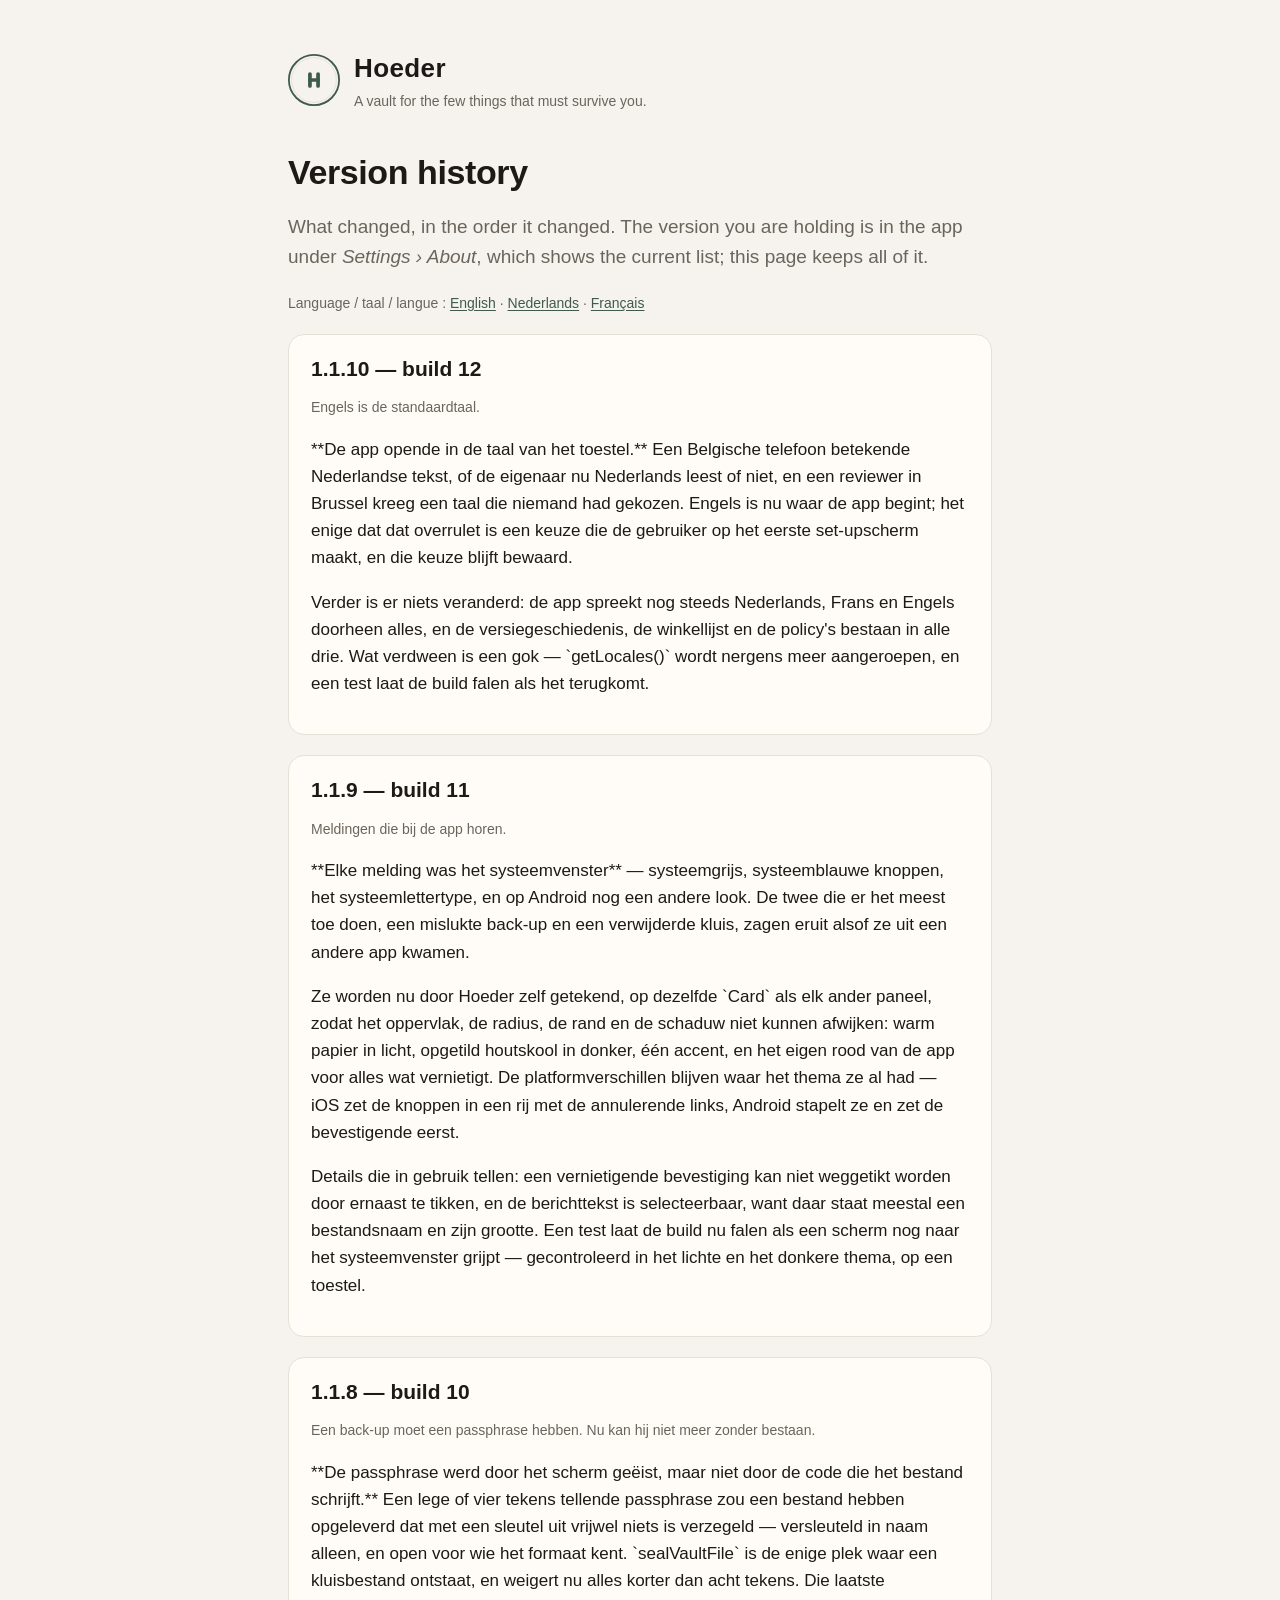
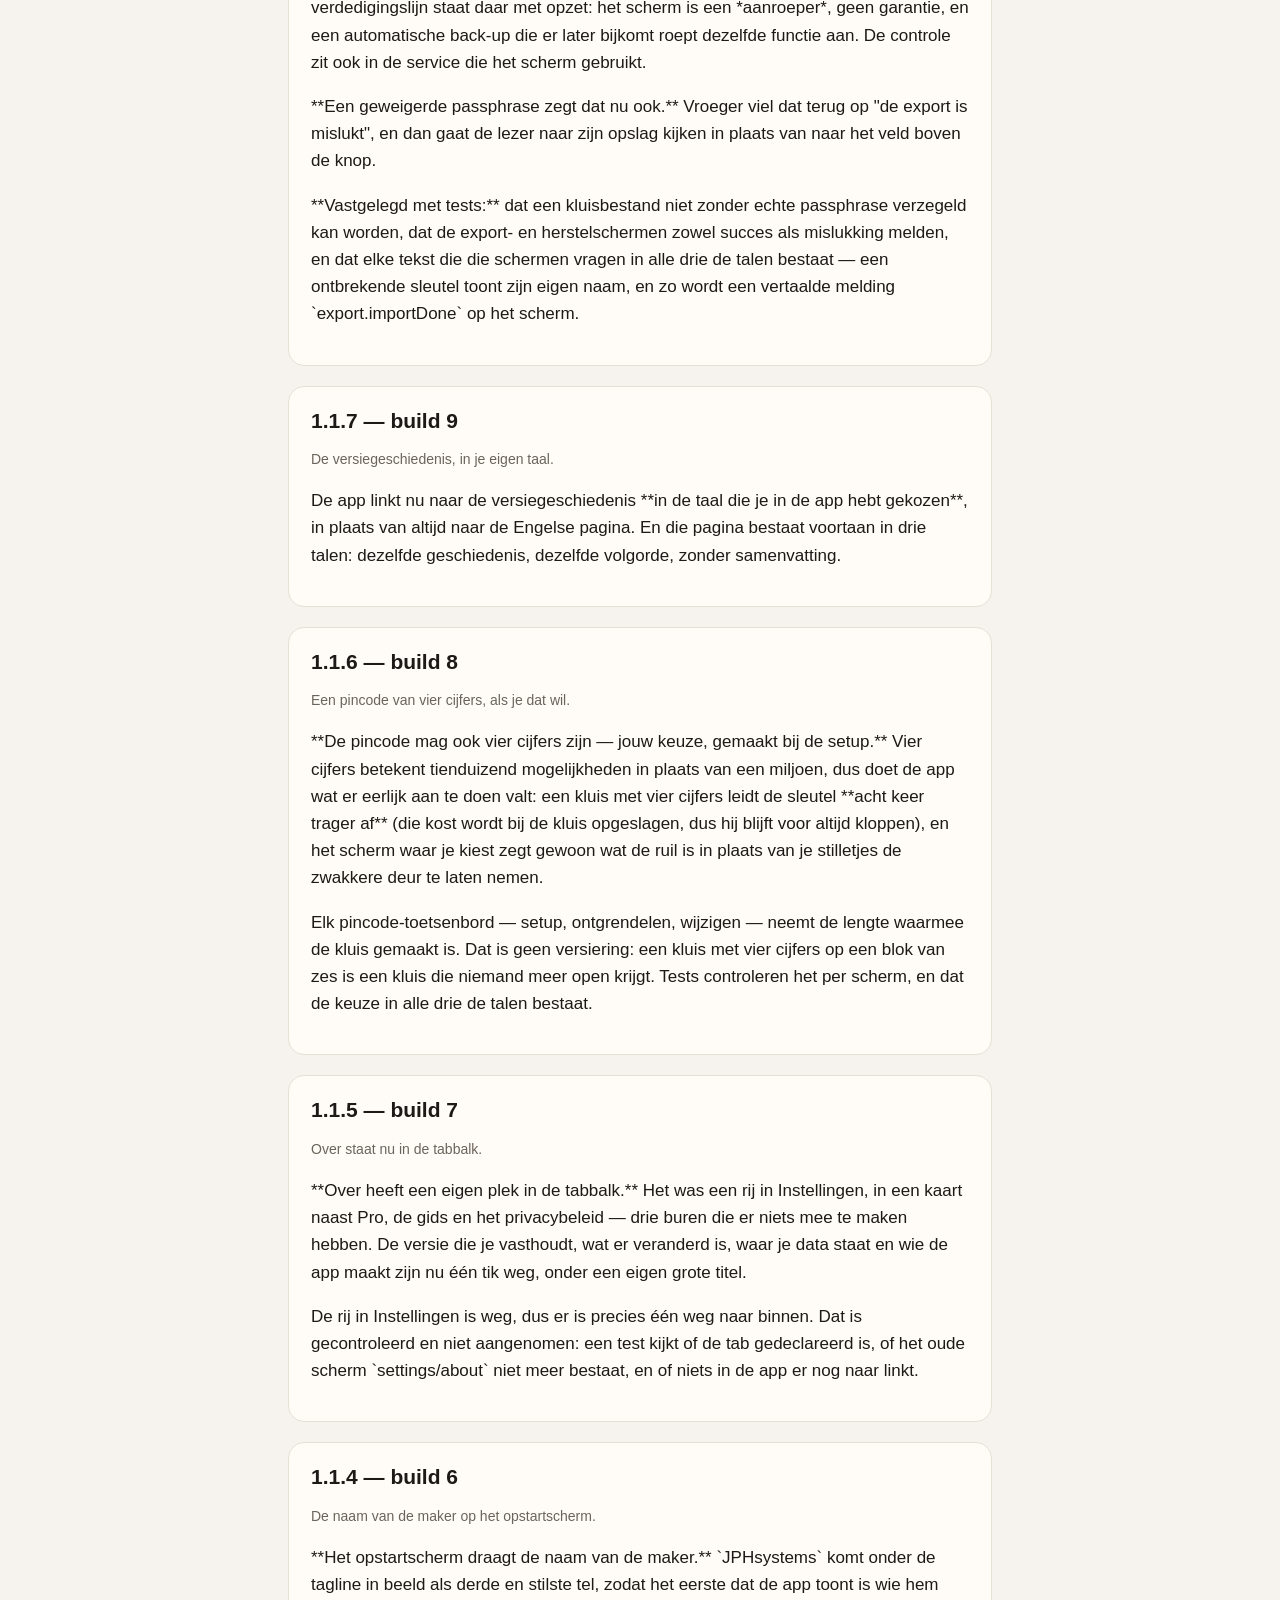
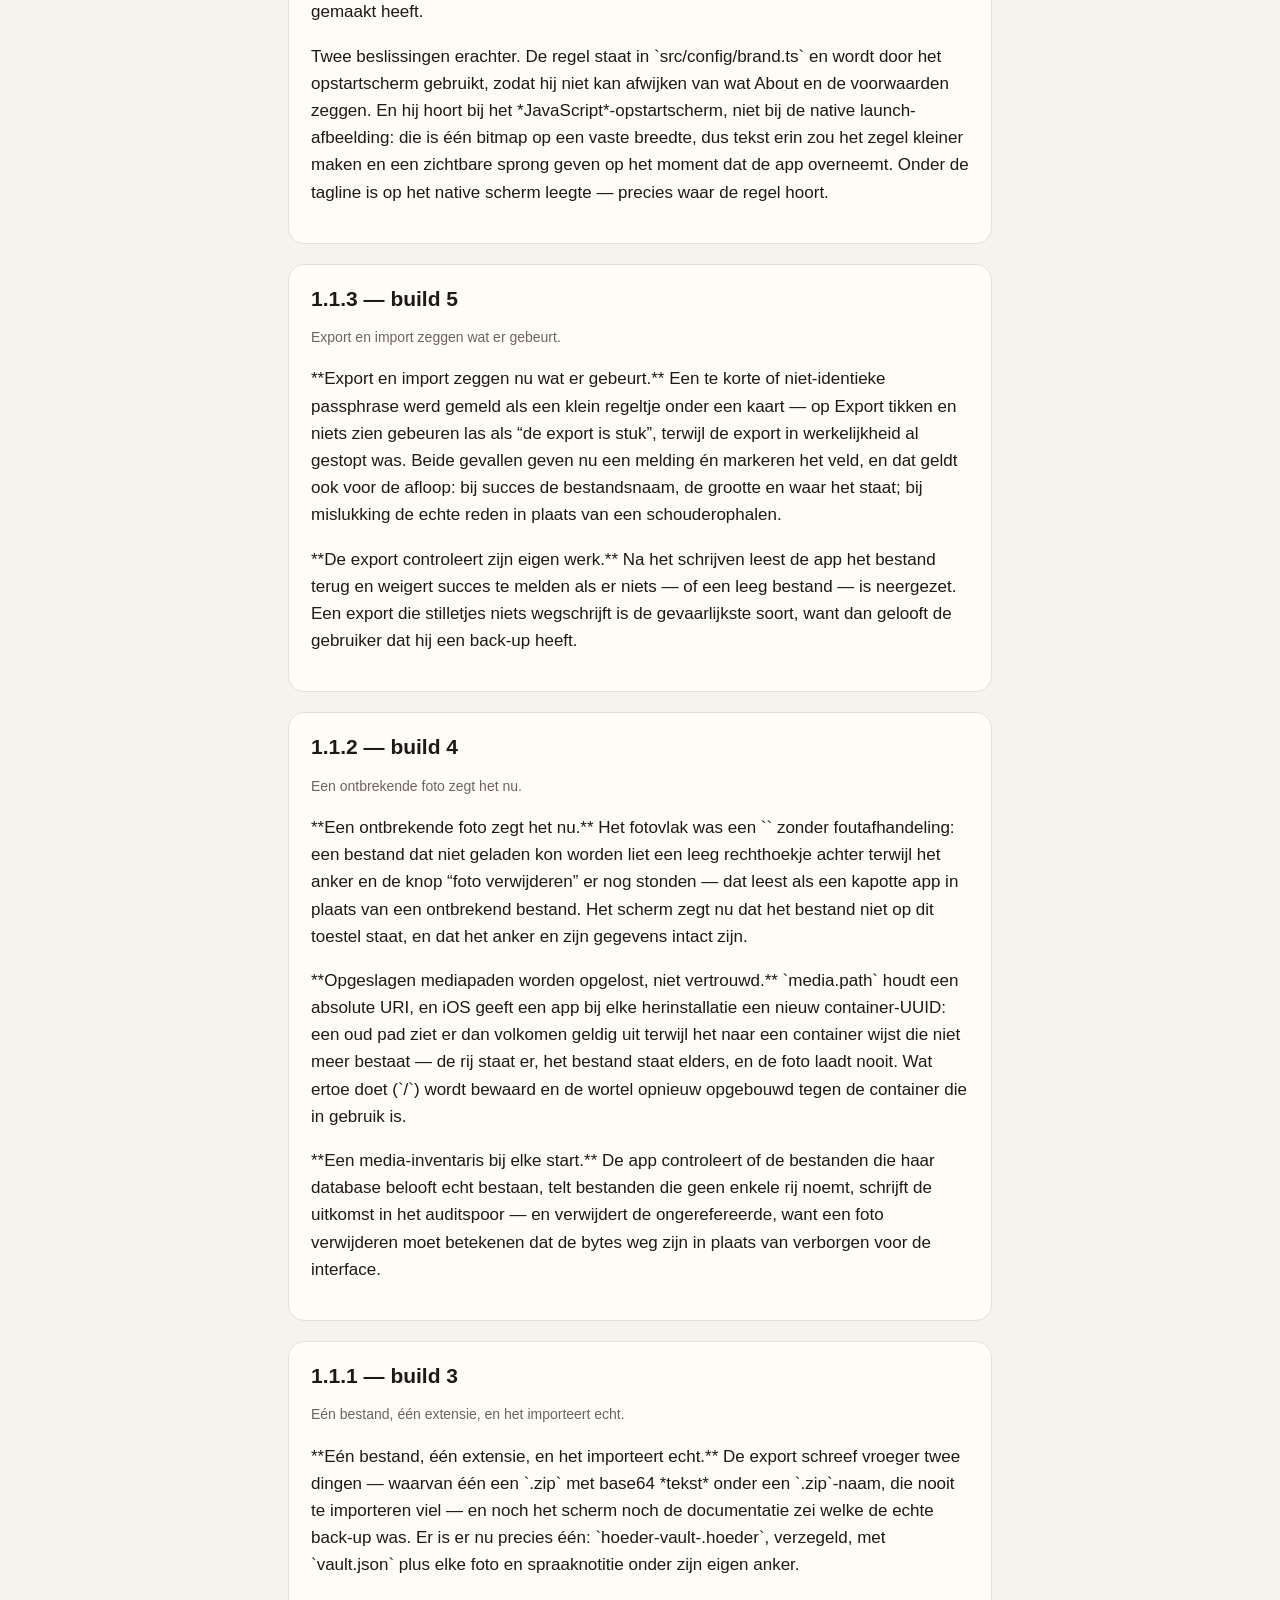
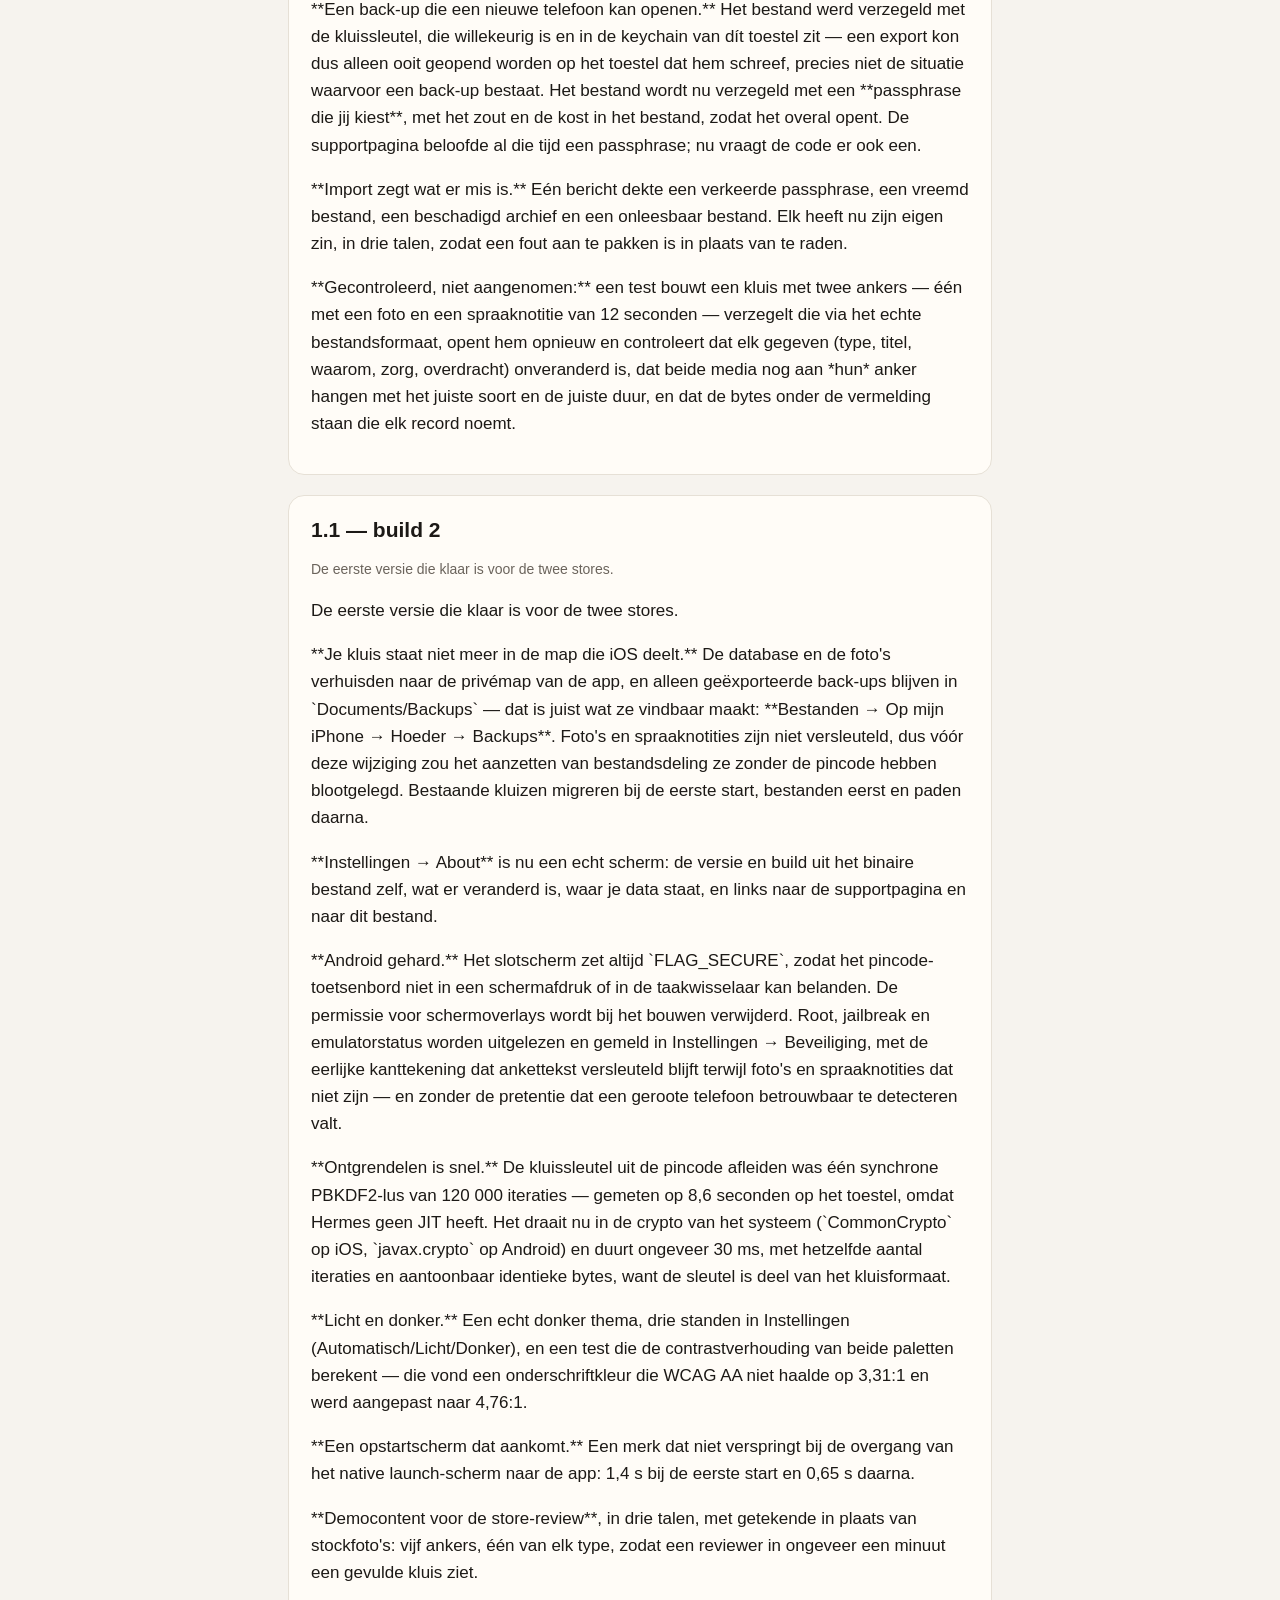
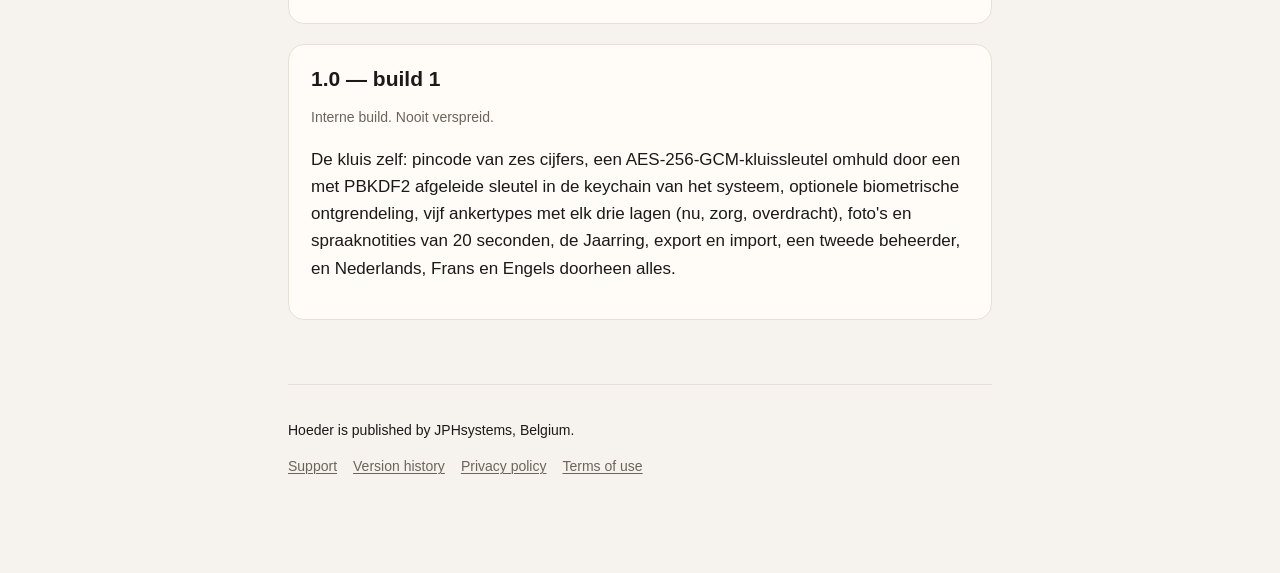
<file: changelog.nl.html>
<!doctype html>
<html lang="en">
<head>
<meta charset="utf-8" />
<meta name="viewport" content="width=device-width, initial-scale=1" />
<title>Hoeder — version history</title>
<meta name="description" content="Every version of Hoeder that has been built, with what changed and why." />
<link rel="stylesheet" href="style.css" />
<link rel="icon" href="seal.svg" type="image/svg+xml" />
</head>
<body>
<main>

  <header class="masthead">
    <svg width="52" height="52" viewBox="0 0 64 64" role="img" aria-label="Hoeder seal">
      <circle cx="32" cy="32" r="30.9" fill="none" stroke="var(--accent)" stroke-width="2.2" />
      <circle cx="32" cy="32" r="27.5" fill="none" stroke="var(--line)" stroke-width="1.15" />
      <g fill="var(--accent)">
        <rect x="24.7" y="22.4" width="4.6" height="19.2" rx="2.3" />
        <rect x="34.7" y="22.4" width="4.6" height="19.2" rx="2.3" />
        <rect x="24.7" y="29.7" width="14.6" height="4.6" rx="2.3" />
      </g>
    </svg>
    <div>
      <span class="wordmark">Hoeder</span>
      <span class="tagline">A vault for the few things that must survive you.</span>
    </div>
  </header>

  <h1>Version history</h1>
  <p class="lede">
    What changed, in the order it changed. The version you are holding is in the
    app under <em>Settings › About</em>, which shows the current list; this page
    keeps all of it.
  </p>

  <p class="small muted">
    Language / taal / langue :
    <a href="changelog.html">English</a> ·
    <a href="changelog.nl.html">Nederlands</a> ·
    <a href="changelog.fr.html">Français</a>
  </p>

  <div class="card">
    <h2>1.1.10 — build 12</h2>
    <p class="small muted">Engels is de standaardtaal.</p>
    <p>
      **De app opende in de taal van het toestel.** Een Belgische telefoon betekende Nederlandse tekst, of de eigenaar nu Nederlands leest of niet, en een reviewer in Brussel kreeg een taal die niemand had gekozen. Engels is nu waar de app begint; het enige dat dat overrulet is een keuze die de gebruiker op het eerste set-upscherm maakt, en die keuze blijft bewaard.
    </p>
    <p>
      Verder is er niets veranderd: de app spreekt nog steeds Nederlands, Frans en Engels doorheen alles, en de versiegeschiedenis, de winkellijst en de policy's bestaan in alle drie. Wat verdween is een gok — `getLocales()` wordt nergens meer aangeroepen, en een test laat de build falen als het terugkomt.
    </p>
  </div>

  <div class="card">
    <h2>1.1.9 — build 11</h2>
    <p class="small muted">Meldingen die bij de app horen.</p>
    <p>
      **Elke melding was het systeemvenster** — systeemgrijs, systeemblauwe knoppen, het systeemlettertype, en op Android nog een andere look. De twee die er het meest toe doen, een mislukte back-up en een verwijderde kluis, zagen eruit alsof ze uit een andere app kwamen.
    </p>
    <p>
      Ze worden nu door Hoeder zelf getekend, op dezelfde `Card` als elk ander paneel, zodat het oppervlak, de radius, de rand en de schaduw niet kunnen afwijken: warm papier in licht, opgetild houtskool in donker, één accent, en het eigen rood van de app voor alles wat vernietigt. De platformverschillen blijven waar het thema ze al had — iOS zet de knoppen in een rij met de annulerende links, Android stapelt ze en zet de bevestigende eerst.
    </p>
    <p>
      Details die in gebruik tellen: een vernietigende bevestiging kan niet weggetikt worden door ernaast te tikken, en de berichttekst is selecteerbaar, want daar staat meestal een bestandsnaam en zijn grootte. Een test laat de build nu falen als een scherm nog naar het systeemvenster grijpt — gecontroleerd in het lichte en het donkere thema, op een toestel.
    </p>
  </div>

  <div class="card">
    <h2>1.1.8 — build 10</h2>
    <p class="small muted">Een back-up moet een passphrase hebben. Nu kan hij niet meer zonder bestaan.</p>
    <p>
      **De passphrase werd door het scherm geëist, maar niet door de code die het bestand schrijft.** Een lege of vier tekens tellende passphrase zou een bestand hebben opgeleverd dat met een sleutel uit vrijwel niets is verzegeld — versleuteld in naam alleen, en open voor wie het formaat kent. `sealVaultFile` is de enige plek waar een kluisbestand ontstaat, en weigert nu alles korter dan acht tekens. Die laatste verdedigingslijn staat daar met opzet: het scherm is een *aanroeper*, geen garantie, en een automatische back-up die er later bijkomt roept dezelfde functie aan. De controle zit ook in de service die het scherm gebruikt.
    </p>
    <p>
      **Een geweigerde passphrase zegt dat nu ook.** Vroeger viel dat terug op "de export is mislukt", en dan gaat de lezer naar zijn opslag kijken in plaats van naar het veld boven de knop.
    </p>
    <p>
      **Vastgelegd met tests:** dat een kluisbestand niet zonder echte passphrase verzegeld kan worden, dat de export- en herstelschermen zowel succes als mislukking melden, en dat elke tekst die die schermen vragen in alle drie de talen bestaat — een ontbrekende sleutel toont zijn eigen naam, en zo wordt een vertaalde melding `export.importDone` op het scherm.
    </p>
  </div>

  <div class="card">
    <h2>1.1.7 — build 9</h2>
    <p class="small muted">De versiegeschiedenis, in je eigen taal.</p>
    <p>
      De app linkt nu naar de versiegeschiedenis **in de taal die je in de app hebt gekozen**, in plaats van altijd naar de Engelse pagina. En die pagina bestaat voortaan in drie talen: dezelfde geschiedenis, dezelfde volgorde, zonder samenvatting.
    </p>
  </div>

  <div class="card">
    <h2>1.1.6 — build 8</h2>
    <p class="small muted">Een pincode van vier cijfers, als je dat wil.</p>
    <p>
      **De pincode mag ook vier cijfers zijn — jouw keuze, gemaakt bij de setup.** Vier cijfers betekent tienduizend mogelijkheden in plaats van een miljoen, dus doet de app wat er eerlijk aan te doen valt: een kluis met vier cijfers leidt de sleutel **acht keer trager af** (die kost wordt bij de kluis opgeslagen, dus hij blijft voor altijd kloppen), en het scherm waar je kiest zegt gewoon wat de ruil is in plaats van je stilletjes de zwakkere deur te laten nemen.
    </p>
    <p>
      Elk pincode-toetsenbord — setup, ontgrendelen, wijzigen — neemt de lengte waarmee de kluis gemaakt is. Dat is geen versiering: een kluis met vier cijfers op een blok van zes is een kluis die niemand meer open krijgt. Tests controleren het per scherm, en dat de keuze in alle drie de talen bestaat.
    </p>
  </div>

  <div class="card">
    <h2>1.1.5 — build 7</h2>
    <p class="small muted">Over staat nu in de tabbalk.</p>
    <p>
      **Over heeft een eigen plek in de tabbalk.** Het was een rij in Instellingen, in een kaart naast Pro, de gids en het privacybeleid — drie buren die er niets mee te maken hebben. De versie die je vasthoudt, wat er veranderd is, waar je data staat en wie de app maakt zijn nu één tik weg, onder een eigen grote titel.
    </p>
    <p>
      De rij in Instellingen is weg, dus er is precies één weg naar binnen. Dat is gecontroleerd en niet aangenomen: een test kijkt of de tab gedeclareerd is, of het oude scherm `settings/about` niet meer bestaat, en of niets in de app er nog naar linkt.
    </p>
  </div>

  <div class="card">
    <h2>1.1.4 — build 6</h2>
    <p class="small muted">De naam van de maker op het opstartscherm.</p>
    <p>
      **Het opstartscherm draagt de naam van de maker.** `JPHsystems` komt onder de tagline in beeld als derde en stilste tel, zodat het eerste dat de app toont is wie hem gemaakt heeft.
    </p>
    <p>
      Twee beslissingen erachter. De regel staat in `src/config/brand.ts` en wordt door het opstartscherm gebruikt, zodat hij niet kan afwijken van wat About en de voorwaarden zeggen. En hij hoort bij het *JavaScript*-opstartscherm, niet bij de native launch-afbeelding: die is één bitmap op een vaste breedte, dus tekst erin zou het zegel kleiner maken en een zichtbare sprong geven op het moment dat de app overneemt. Onder de tagline is op het native scherm leegte — precies waar de regel hoort.
    </p>
  </div>

  <div class="card">
    <h2>1.1.3 — build 5</h2>
    <p class="small muted">Export en import zeggen wat er gebeurt.</p>
    <p>
      **Export en import zeggen nu wat er gebeurt.** Een te korte of niet-identieke passphrase werd gemeld als een klein regeltje onder een kaart — op Export tikken en niets zien gebeuren las als “de export is stuk”, terwijl de export in werkelijkheid al gestopt was. Beide gevallen geven nu een melding én markeren het veld, en dat geldt ook voor de afloop: bij succes de bestandsnaam, de grootte en waar het staat; bij mislukking de echte reden in plaats van een schouderophalen.
    </p>
    <p>
      **De export controleert zijn eigen werk.** Na het schrijven leest de app het bestand terug en weigert succes te melden als er niets — of een leeg bestand — is neergezet. Een export die stilletjes niets wegschrijft is de gevaarlijkste soort, want dan gelooft de gebruiker dat hij een back-up heeft.
    </p>
  </div>

  <div class="card">
    <h2>1.1.2 — build 4</h2>
    <p class="small muted">Een ontbrekende foto zegt het nu.</p>
    <p>
      **Een ontbrekende foto zegt het nu.** Het fotovlak was een `<Image>` zonder foutafhandeling: een bestand dat niet geladen kon worden liet een leeg rechthoekje achter terwijl het anker en de knop “foto verwijderen” er nog stonden — dat leest als een kapotte app in plaats van een ontbrekend bestand. Het scherm zegt nu dat het bestand niet op dit toestel staat, en dat het anker en zijn gegevens intact zijn.
    </p>
    <p>
      **Opgeslagen mediapaden worden opgelost, niet vertrouwd.** `media.path` houdt een absolute URI, en iOS geeft een app bij elke herinstallatie een nieuw container-UUID: een oud pad ziet er dan volkomen geldig uit terwijl het naar een container wijst die niet meer bestaat — de rij staat er, het bestand staat elders, en de foto laadt nooit. Wat ertoe doet (`<anchorId>/<bestand>`) wordt bewaard en de wortel opnieuw opgebouwd tegen de container die in gebruik is.
    </p>
    <p>
      **Een media-inventaris bij elke start.** De app controleert of de bestanden die haar database belooft echt bestaan, telt bestanden die geen enkele rij noemt, schrijft de uitkomst in het auditspoor — en verwijdert de ongerefereerde, want een foto verwijderen moet betekenen dat de bytes weg zijn in plaats van verborgen voor de interface.
    </p>
  </div>

  <div class="card">
    <h2>1.1.1 — build 3</h2>
    <p class="small muted">Eén bestand, één extensie, en het importeert echt.</p>
    <p>
      **Eén bestand, één extensie, en het importeert echt.** De export schreef vroeger twee dingen — waarvan één een `.zip` met base64 *tekst* onder een `.zip`-naam, die nooit te importeren viel — en noch het scherm noch de documentatie zei welke de echte back-up was. Er is er nu precies één: `hoeder-vault-<datum>.hoeder`, verzegeld, met `vault.json` plus elke foto en spraaknotitie onder zijn eigen anker.
    </p>
    <p>
      **Een back-up die een nieuwe telefoon kan openen.** Het bestand werd verzegeld met de kluissleutel, die willekeurig is en in de keychain van dít toestel zit — een export kon dus alleen ooit geopend worden op het toestel dat hem schreef, precies niet de situatie waarvoor een back-up bestaat. Het bestand wordt nu verzegeld met een **passphrase die jij kiest**, met het zout en de kost in het bestand, zodat het overal opent. De supportpagina beloofde al die tijd een passphrase; nu vraagt de code er ook een.
    </p>
    <p>
      **Import zegt wat er mis is.** Eén bericht dekte een verkeerde passphrase, een vreemd bestand, een beschadigd archief en een onleesbaar bestand. Elk heeft nu zijn eigen zin, in drie talen, zodat een fout aan te pakken is in plaats van te raden.
    </p>
    <p>
      **Gecontroleerd, niet aangenomen:** een test bouwt een kluis met twee ankers — één met een foto en een spraaknotitie van 12 seconden — verzegelt die via het echte bestandsformaat, opent hem opnieuw en controleert dat elk gegeven (type, titel, waarom, zorg, overdracht) onveranderd is, dat beide media nog aan *hun* anker hangen met het juiste soort en de juiste duur, en dat de bytes onder de vermelding staan die elk record noemt.
    </p>
  </div>

  <div class="card">
    <h2>1.1 — build 2</h2>
    <p class="small muted">De eerste versie die klaar is voor de twee stores.</p>
    <p>
      De eerste versie die klaar is voor de twee stores.
    </p>
    <p>
      **Je kluis staat niet meer in de map die iOS deelt.** De database en de foto's verhuisden naar de privémap van de app, en alleen geëxporteerde back-ups blijven in `Documents/Backups` — dat is juist wat ze vindbaar maakt: **Bestanden → Op mijn iPhone → Hoeder → Backups**. Foto's en spraaknotities zijn niet versleuteld, dus vóór deze wijziging zou het aanzetten van bestandsdeling ze zonder de pincode hebben blootgelegd. Bestaande kluizen migreren bij de eerste start, bestanden eerst en paden daarna.
    </p>
    <p>
      **Instellingen → About** is nu een echt scherm: de versie en build uit het binaire bestand zelf, wat er veranderd is, waar je data staat, en links naar de supportpagina en naar dit bestand.
    </p>
    <p>
      **Android gehard.** Het slotscherm zet altijd `FLAG_SECURE`, zodat het pincode-toetsenbord niet in een schermafdruk of in de taakwisselaar kan belanden. De permissie voor schermoverlays wordt bij het bouwen verwijderd. Root, jailbreak en emulatorstatus worden uitgelezen en gemeld in Instellingen → Beveiliging, met de eerlijke kanttekening dat ankettekst versleuteld blijft terwijl foto's en spraaknotities dat niet zijn — en zonder de pretentie dat een geroote telefoon betrouwbaar te detecteren valt.
    </p>
    <p>
      **Ontgrendelen is snel.** De kluissleutel uit de pincode afleiden was één synchrone PBKDF2-lus van 120 000 iteraties — gemeten op 8,6 seconden op het toestel, omdat Hermes geen JIT heeft. Het draait nu in de crypto van het systeem (`CommonCrypto` op iOS, `javax.crypto` op Android) en duurt ongeveer 30 ms, met hetzelfde aantal iteraties en aantoonbaar identieke bytes, want de sleutel is deel van het kluisformaat.
    </p>
    <p>
      **Licht en donker.** Een echt donker thema, drie standen in Instellingen (Automatisch/Licht/Donker), en een test die de contrastverhouding van beide paletten berekent — die vond een onderschriftkleur die WCAG AA niet haalde op 3,31:1 en werd aangepast naar 4,76:1.
    </p>
    <p>
      **Een opstartscherm dat aankomt.** Een merk dat niet verspringt bij de overgang van het native launch-scherm naar de app: 1,4 s bij de eerste start en 0,65 s daarna.
    </p>
    <p>
      **Democontent voor de store-review**, in drie talen, met getekende in plaats van stockfoto's: vijf ankers, één van elk type, zodat een reviewer in ongeveer een minuut een gevulde kluis ziet.
    </p>
  </div>

  <div class="card">
    <h2>1.0 — build 1</h2>
    <p class="small muted">Interne build. Nooit verspreid.</p>
    <p>
      De kluis zelf: pincode van zes cijfers, een AES-256-GCM-kluissleutel omhuld door een met PBKDF2 afgeleide sleutel in de keychain van het systeem, optionele biometrische ontgrendeling, vijf ankertypes met elk drie lagen (nu, zorg, overdracht), foto's en spraaknotities van 20 seconden, de Jaarring, export en import, een tweede beheerder, en Nederlands, Frans en Engels doorheen alles.
    </p>
  </div>

  <footer>
    <p>
      Hoeder is published by JPHsystems, Belgium.
    </p>
    <nav class="sitelinks">
      <a href="index.html">Support</a>
      <a href="changelog.html">Version history</a>
      <a href="privacy.html">Privacy policy</a>
      <a href="terms.html">Terms of use</a>
    </nav>
  </footer>

</main>
</body>
</html>
</file>
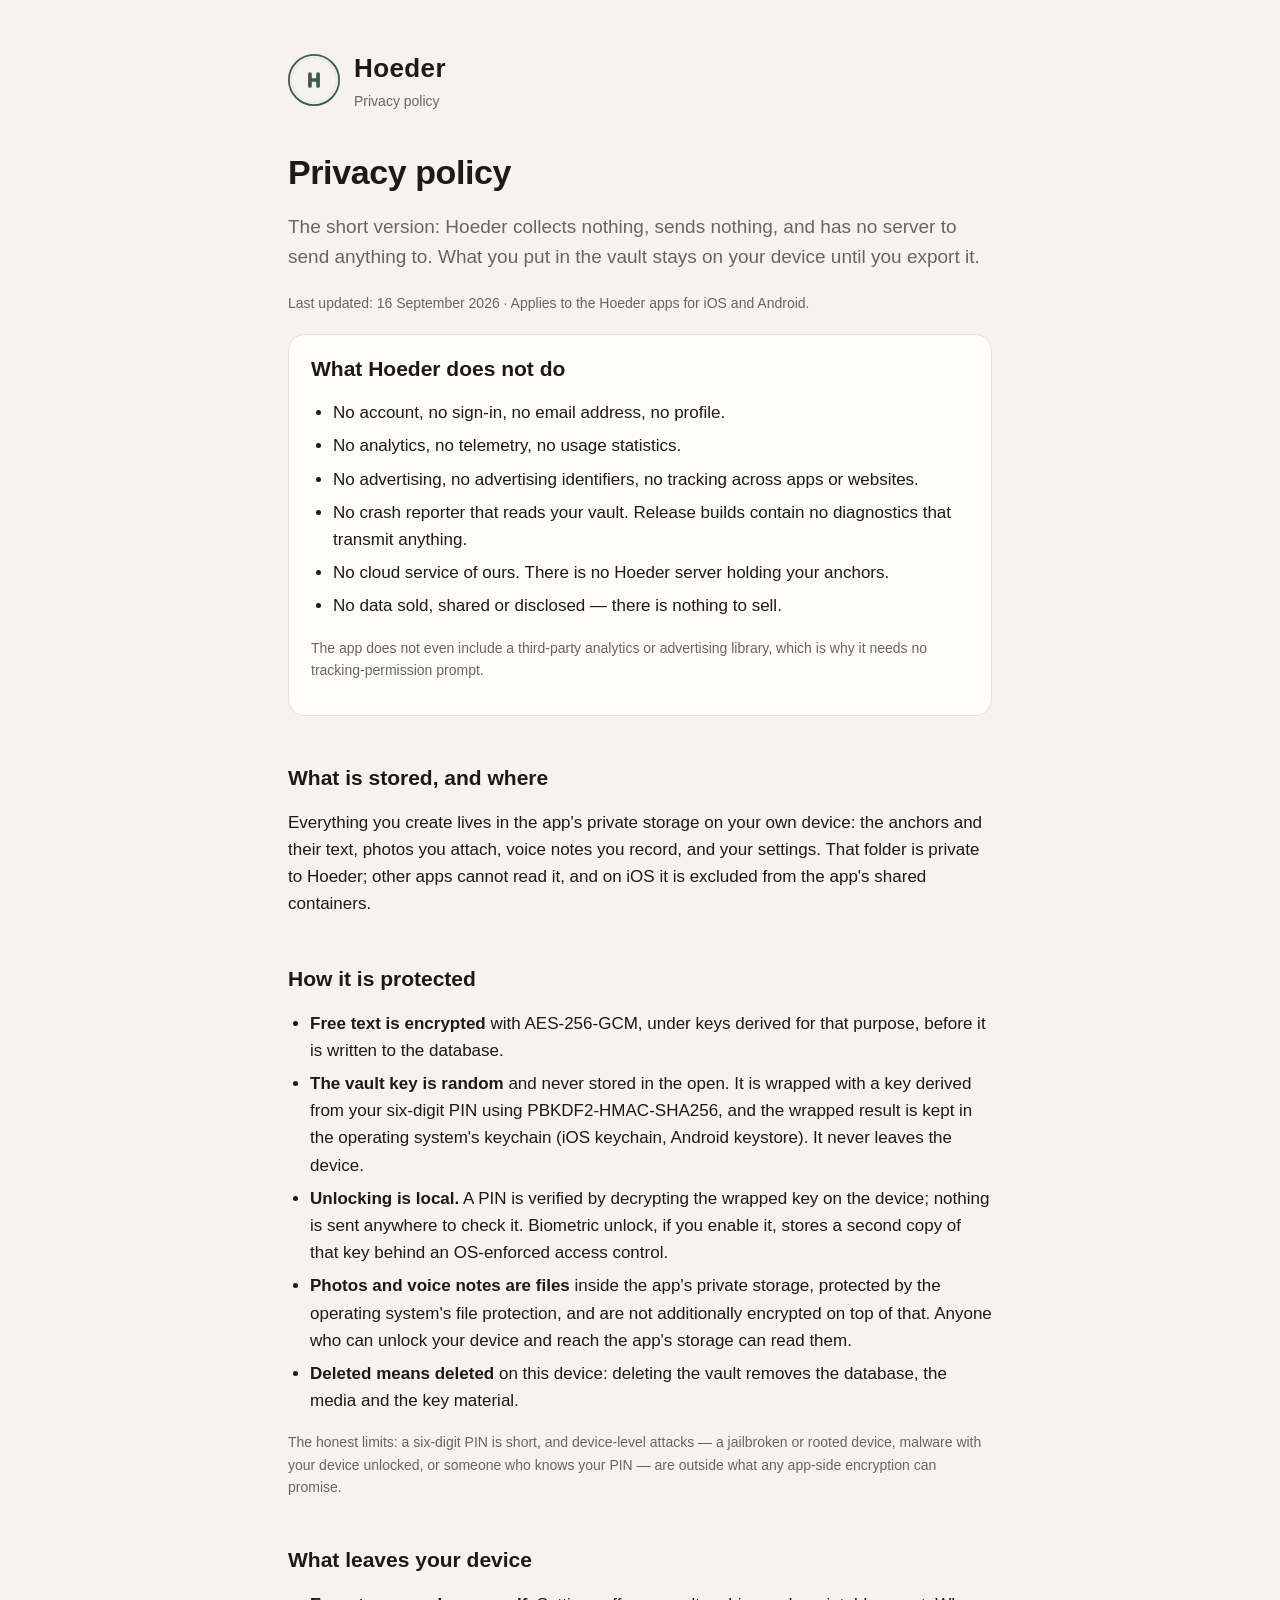
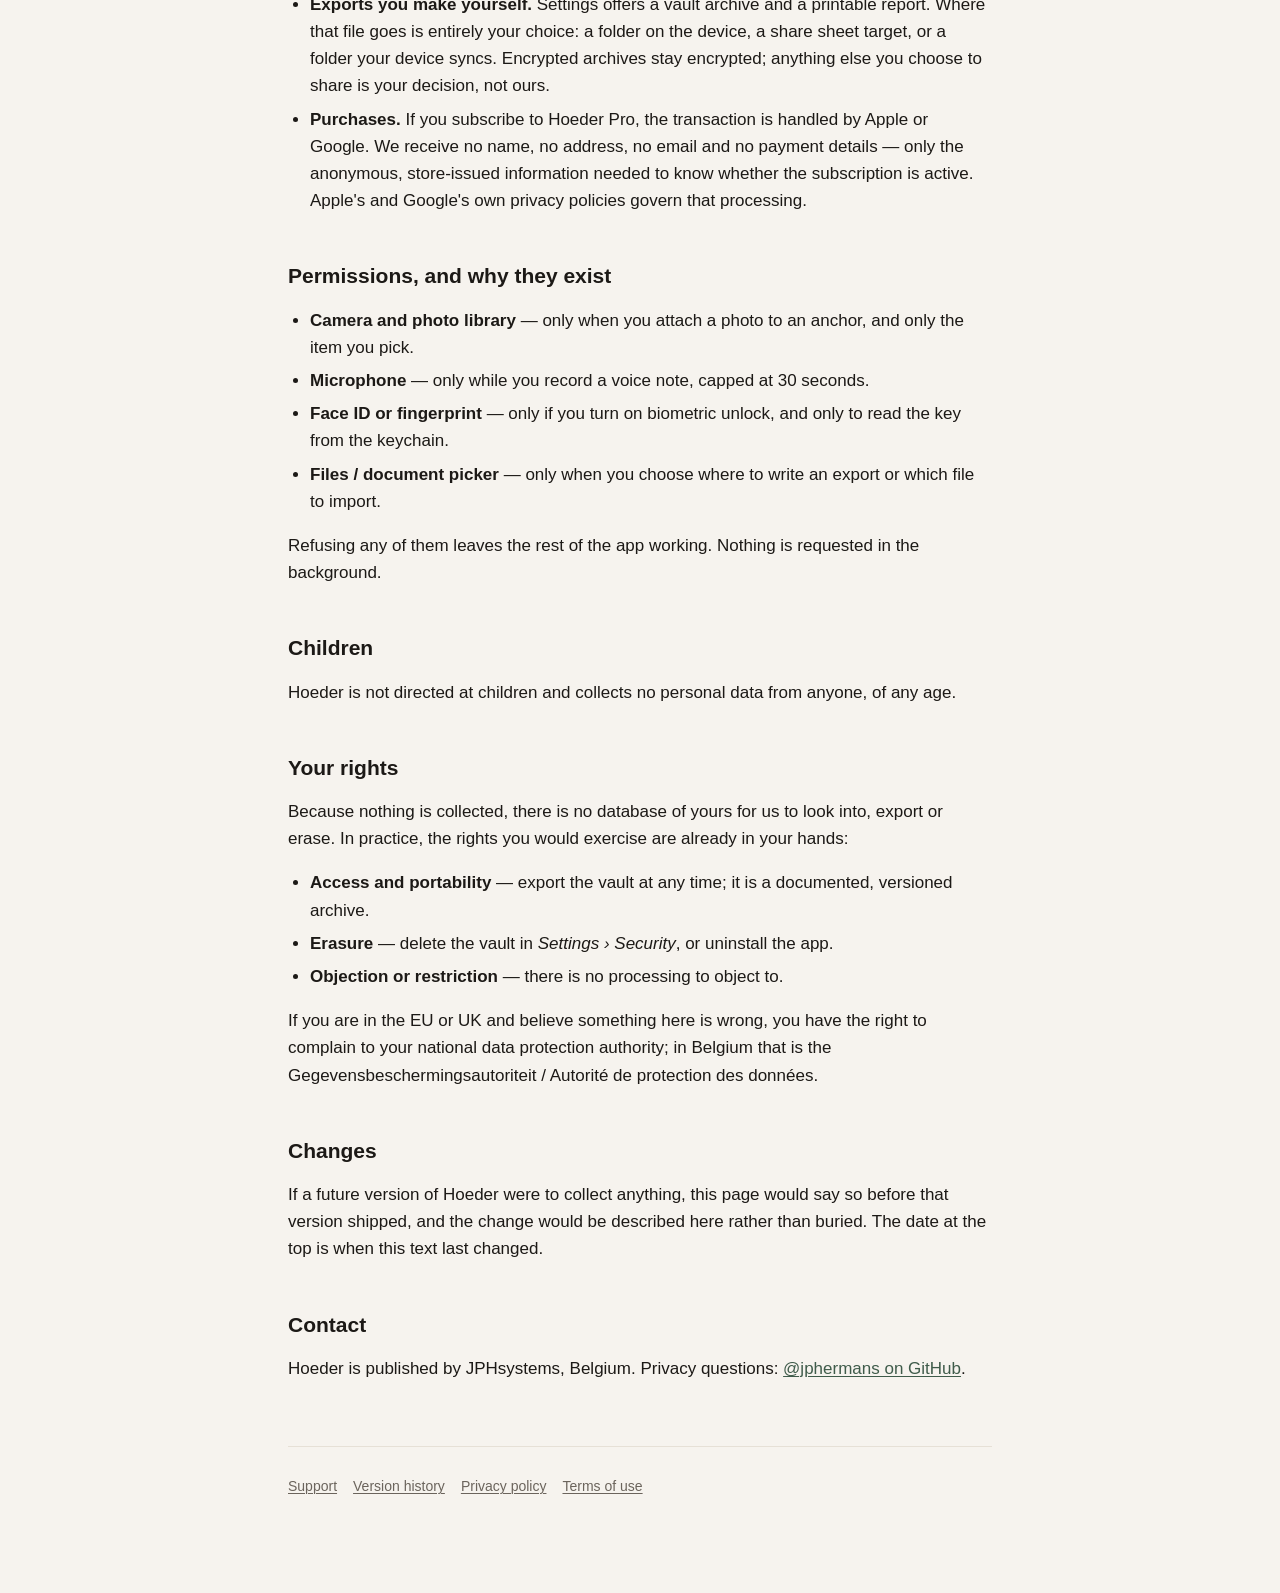
<file: privacy.html>
<!doctype html>
<html lang="en">
<head>
<meta charset="utf-8" />
<meta name="viewport" content="width=device-width, initial-scale=1" />
<title>Hoeder — privacy policy</title>
<meta name="description" content="Hoeder's privacy policy: local-first, no account, no analytics, no advertising, no server." />
<link rel="stylesheet" href="style.css" />
<link rel="icon" href="seal.svg" type="image/svg+xml" />
</head>
<body>
<main>

  <header class="masthead">
    <svg width="52" height="52" viewBox="0 0 64 64" role="img" aria-label="Hoeder seal">
      <circle cx="32" cy="32" r="30.9" fill="none" stroke="var(--accent)" stroke-width="2.2" />
      <circle cx="32" cy="32" r="27.5" fill="none" stroke="var(--line)" stroke-width="1.15" />
      <g fill="var(--accent)">
        <rect x="24.7" y="22.4" width="4.6" height="19.2" rx="2.3" />
        <rect x="34.7" y="22.4" width="4.6" height="19.2" rx="2.3" />
        <rect x="24.7" y="29.7" width="14.6" height="4.6" rx="2.3" />
      </g>
    </svg>
    <div>
      <span class="wordmark">Hoeder</span>
      <span class="tagline">Privacy policy</span>
    </div>
  </header>

  <h1>Privacy policy</h1>
  <p class="lede">
    The short version: Hoeder collects nothing, sends nothing, and has no server
    to send anything to. What you put in the vault stays on your device until you
    export it.
  </p>
  <p class="small muted">Last updated: 16 September 2026 · Applies to the Hoeder apps for iOS and Android.</p>

  <div class="card">
    <h2>What Hoeder does not do</h2>
    <ul>
      <li>No account, no sign-in, no email address, no profile.</li>
      <li>No analytics, no telemetry, no usage statistics.</li>
      <li>No advertising, no advertising identifiers, no tracking across apps or websites.</li>
      <li>No crash reporter that reads your vault. Release builds contain no diagnostics that transmit anything.</li>
      <li>No cloud service of ours. There is no Hoeder server holding your anchors.</li>
      <li>No data sold, shared or disclosed — there is nothing to sell.</li>
    </ul>
    <p class="small muted">
      The app does not even include a third-party analytics or advertising
      library, which is why it needs no tracking-permission prompt.
    </p>
  </div>

  <h2>What is stored, and where</h2>
  <p>
    Everything you create lives in the app's private storage on your own device:
    the anchors and their text, photos you attach, voice notes you record, and
    your settings. That folder is private to Hoeder; other apps cannot read it,
    and on iOS it is excluded from the app's shared containers.
  </p>

  <h2>How it is protected</h2>
  <ul>
    <li>
      <strong>Free text is encrypted</strong> with AES-256-GCM, under keys derived
      for that purpose, before it is written to the database.
    </li>
    <li>
      <strong>The vault key is random</strong> and never stored in the open. It is
      wrapped with a key derived from your six-digit PIN using PBKDF2-HMAC-SHA256,
      and the wrapped result is kept in the operating system's keychain (iOS
      keychain, Android keystore). It never leaves the device.
    </li>
    <li>
      <strong>Unlocking is local.</strong> A PIN is verified by decrypting the
      wrapped key on the device; nothing is sent anywhere to check it. Biometric
      unlock, if you enable it, stores a second copy of that key behind an
      OS-enforced access control.
    </li>
    <li>
      <strong>Photos and voice notes are files</strong> inside the app's private
      storage, protected by the operating system's file protection, and are not
      additionally encrypted on top of that. Anyone who can unlock your device
      and reach the app's storage can read them.
    </li>
    <li>
      <strong>Deleted means deleted</strong> on this device: deleting the vault
      removes the database, the media and the key material.
    </li>
  </ul>
  <p class="small muted">
    The honest limits: a six-digit PIN is short, and device-level attacks —
    a jailbroken or rooted device, malware with your device unlocked, or someone
    who knows your PIN — are outside what any app-side encryption can promise.
  </p>

  <h2>What leaves your device</h2>
  <ul>
    <li>
      <strong>Exports you make yourself.</strong> Settings offers a vault archive
      and a printable report. Where that file goes is entirely your choice: a
      folder on the device, a share sheet target, or a folder your device syncs.
      Encrypted archives stay encrypted; anything else you choose to share is your
      decision, not ours.
    </li>
    <li>
      <strong>Purchases.</strong> If you subscribe to Hoeder Pro, the transaction
      is handled by Apple or Google. We receive no name, no address, no email and
      no payment details — only the anonymous, store-issued information needed to
      know whether the subscription is active. Apple's and Google's own privacy
      policies govern that processing.
    </li>
  </ul>

  <h2>Permissions, and why they exist</h2>
  <ul>
    <li><strong>Camera and photo library</strong> — only when you attach a photo to an anchor, and only the item you pick.</li>
    <li><strong>Microphone</strong> — only while you record a voice note, capped at 30 seconds.</li>
    <li><strong>Face ID or fingerprint</strong> — only if you turn on biometric unlock, and only to read the key from the keychain.</li>
    <li><strong>Files / document picker</strong> — only when you choose where to write an export or which file to import.</li>
  </ul>
  <p>
    Refusing any of them leaves the rest of the app working. Nothing is requested
    in the background.
  </p>

  <h2>Children</h2>
  <p>
    Hoeder is not directed at children and collects no personal data from anyone,
    of any age.
  </p>

  <h2>Your rights</h2>
  <p>
    Because nothing is collected, there is no database of yours for us to look
    into, export or erase. In practice, the rights you would exercise are already
    in your hands:
  </p>
  <ul>
    <li><strong>Access and portability</strong> — export the vault at any time; it is a documented, versioned archive.</li>
    <li><strong>Erasure</strong> — delete the vault in <em>Settings › Security</em>, or uninstall the app.</li>
    <li><strong>Objection or restriction</strong> — there is no processing to object to.</li>
  </ul>
  <p>
    If you are in the EU or UK and believe something here is wrong, you have the
    right to complain to your national data protection authority; in Belgium that
    is the Gegevensbeschermingsautoriteit / Autorité de protection des données.
  </p>

  <h2>Changes</h2>
  <p>
    If a future version of Hoeder were to collect anything, this page would say so
    before that version shipped, and the change would be described here rather
    than buried. The date at the top is when this text last changed.
  </p>

  <h2>Contact</h2>
  <p>
    Hoeder is published by JPHsystems, Belgium. Privacy questions:
    <a href="https://github.com/jphermans">@jphermans on GitHub</a>.
  </p>

  <footer>
    <nav class="sitelinks">
      <a href="index.html">Support</a>
      <a href="changelog.html">Version history</a>
      <a href="privacy.html">Privacy policy</a>
      <a href="terms.html">Terms of use</a>
    </nav>
  </footer>

</main>
</body>
</html>
</file>
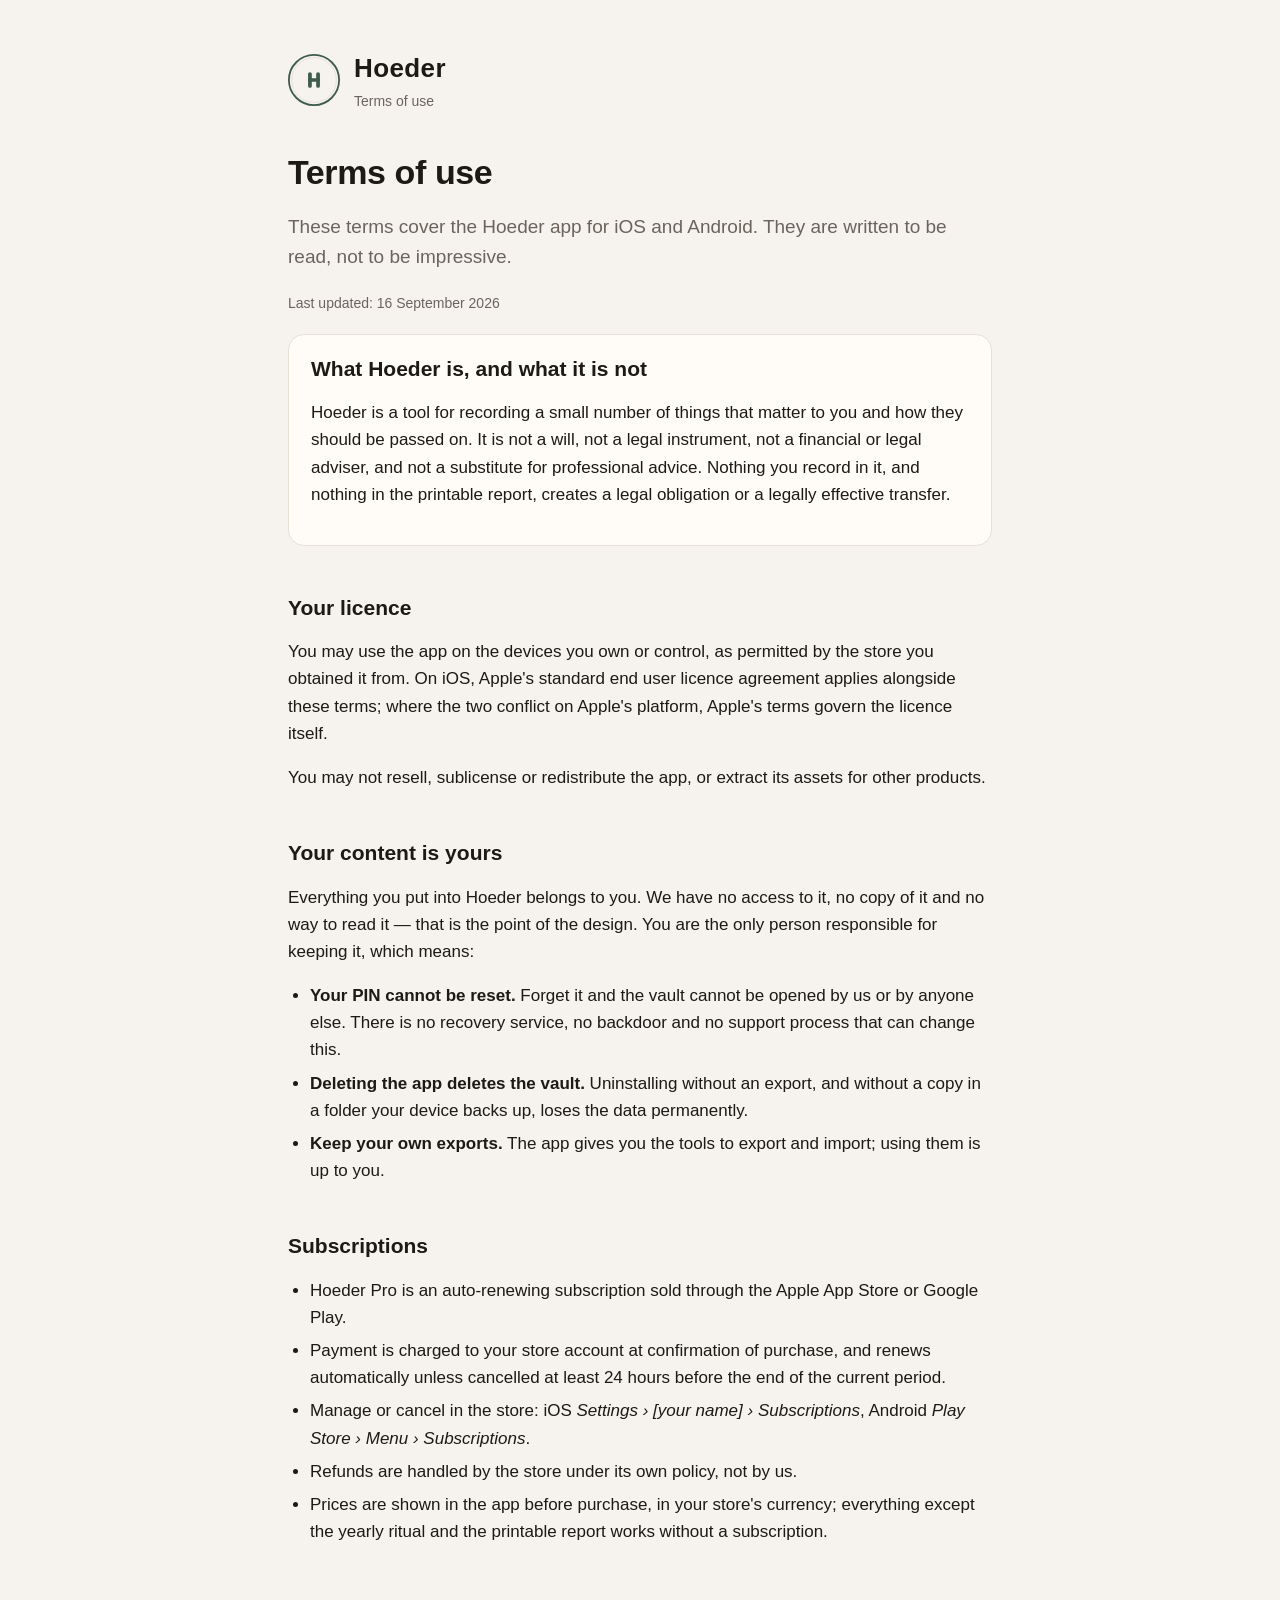
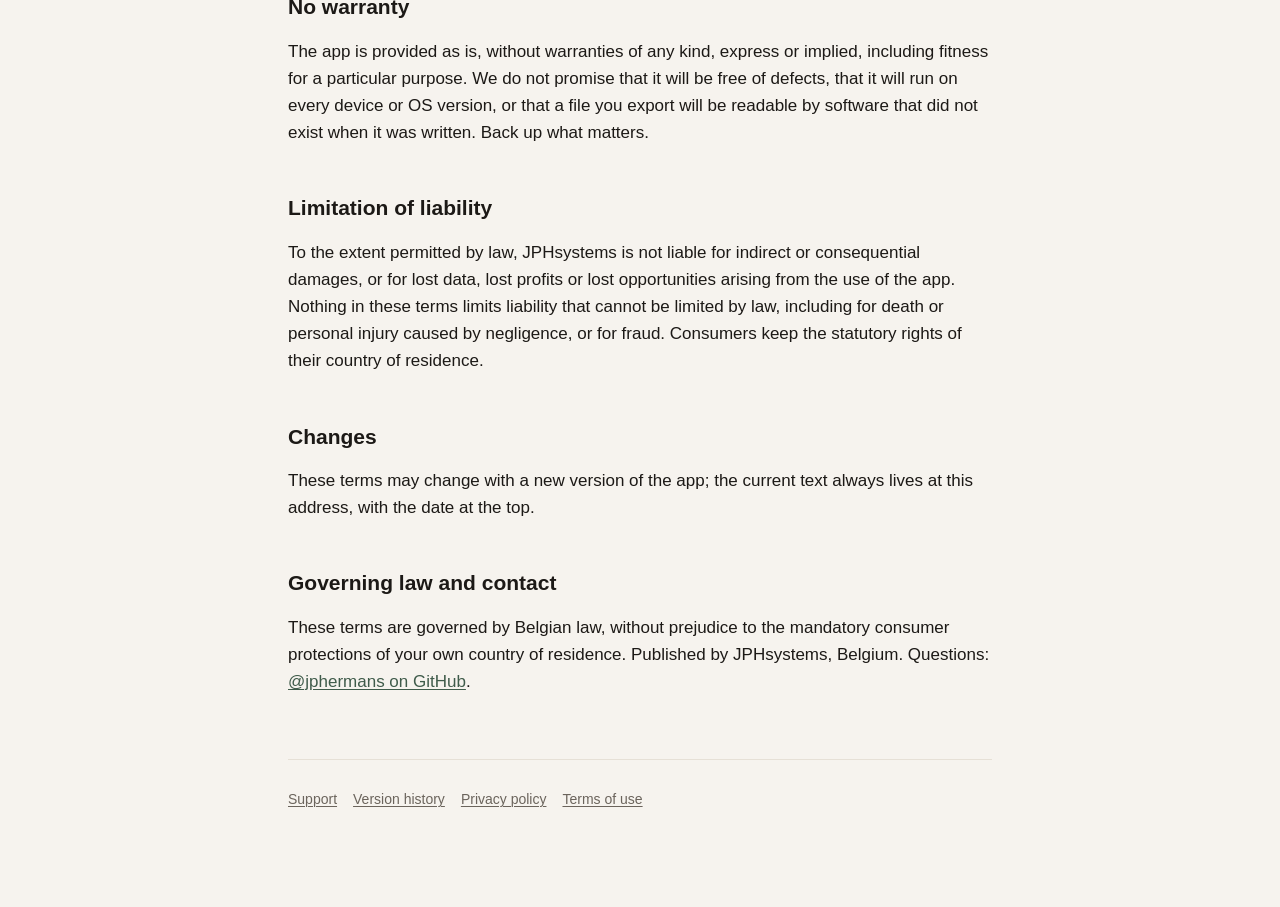
<file: terms.html>
<!doctype html>
<html lang="en">
<head>
<meta charset="utf-8" />
<meta name="viewport" content="width=device-width, initial-scale=1" />
<title>Hoeder — terms of use</title>
<meta name="description" content="Terms of use for Hoeder: licence, subscriptions, and the limits of what the app promises." />
<link rel="stylesheet" href="style.css" />
<link rel="icon" href="seal.svg" type="image/svg+xml" />
</head>
<body>
<main>

  <header class="masthead">
    <svg width="52" height="52" viewBox="0 0 64 64" role="img" aria-label="Hoeder seal">
      <circle cx="32" cy="32" r="30.9" fill="none" stroke="var(--accent)" stroke-width="2.2" />
      <circle cx="32" cy="32" r="27.5" fill="none" stroke="var(--line)" stroke-width="1.15" />
      <g fill="var(--accent)">
        <rect x="24.7" y="22.4" width="4.6" height="19.2" rx="2.3" />
        <rect x="34.7" y="22.4" width="4.6" height="19.2" rx="2.3" />
        <rect x="24.7" y="29.7" width="14.6" height="4.6" rx="2.3" />
      </g>
    </svg>
    <div>
      <span class="wordmark">Hoeder</span>
      <span class="tagline">Terms of use</span>
    </div>
  </header>

  <h1>Terms of use</h1>
  <p class="lede">
    These terms cover the Hoeder app for iOS and Android. They are written to be
    read, not to be impressive.
  </p>
  <p class="small muted">Last updated: 16 September 2026</p>

  <div class="card">
    <h2>What Hoeder is, and what it is not</h2>
    <p>
      Hoeder is a tool for recording a small number of things that matter to you
      and how they should be passed on. It is not a will, not a legal instrument,
      not a financial or legal adviser, and not a substitute for professional
      advice. Nothing you record in it, and nothing in the printable report,
      creates a legal obligation or a legally effective transfer.
    </p>
  </div>

  <h2>Your licence</h2>
  <p>
    You may use the app on the devices you own or control, as permitted by the
    store you obtained it from. On iOS, Apple's standard end user licence
    agreement applies alongside these terms; where the two conflict on Apple's
    platform, Apple's terms govern the licence itself.
  </p>
  <p>You may not resell, sublicense or redistribute the app, or extract its assets for other products.</p>

  <h2>Your content is yours</h2>
  <p>
    Everything you put into Hoeder belongs to you. We have no access to it, no
    copy of it and no way to read it — that is the point of the design. You are
    the only person responsible for keeping it, which means:
  </p>
  <ul>
    <li>
      <strong>Your PIN cannot be reset.</strong> Forget it and the vault cannot be
      opened by us or by anyone else. There is no recovery service, no backdoor
      and no support process that can change this.
    </li>
    <li>
      <strong>Deleting the app deletes the vault.</strong> Uninstalling without an
      export, and without a copy in a folder your device backs up, loses the data
      permanently.
    </li>
    <li>
      <strong>Keep your own exports.</strong> The app gives you the tools to
      export and import; using them is up to you.
    </li>
  </ul>

  <h2>Subscriptions</h2>
  <ul>
    <li>Hoeder Pro is an auto-renewing subscription sold through the Apple App Store or Google Play.</li>
    <li>
      Payment is charged to your store account at confirmation of purchase, and
      renews automatically unless cancelled at least 24 hours before the end of
      the current period.
    </li>
    <li>
      Manage or cancel in the store: iOS <em>Settings › [your name] › Subscriptions</em>,
      Android <em>Play Store › Menu › Subscriptions</em>.
    </li>
    <li>Refunds are handled by the store under its own policy, not by us.</li>
    <li>
      Prices are shown in the app before purchase, in your store's currency;
      everything except the yearly ritual and the printable report works without a
      subscription.
    </li>
  </ul>

  <h2>No warranty</h2>
  <p>
    The app is provided as is, without warranties of any kind, express or implied,
    including fitness for a particular purpose. We do not promise that it will be
    free of defects, that it will run on every device or OS version, or that a
    file you export will be readable by software that did not exist when it was
    written. Back up what matters.
  </p>

  <h2>Limitation of liability</h2>
  <p>
    To the extent permitted by law, JPHsystems is not liable for indirect or
    consequential damages, or for lost data, lost profits or lost opportunities
    arising from the use of the app. Nothing in these terms limits liability that
    cannot be limited by law, including for death or personal injury caused by
    negligence, or for fraud. Consumers keep the statutory rights of their country
    of residence.
  </p>

  <h2>Changes</h2>
  <p>
    These terms may change with a new version of the app; the current text always
    lives at this address, with the date at the top.
  </p>

  <h2>Governing law and contact</h2>
  <p>
    These terms are governed by Belgian law, without prejudice to the mandatory
    consumer protections of your own country of residence. Published by JPHsystems,
    Belgium. Questions: <a href="https://github.com/jphermans">@jphermans on GitHub</a>.
  </p>

  <footer>
    <nav class="sitelinks">
      <a href="index.html">Support</a>
      <a href="changelog.html">Version history</a>
      <a href="privacy.html">Privacy policy</a>
      <a href="terms.html">Terms of use</a>
    </nav>
  </footer>

</main>
</body>
</html>
</file>
<file: style.css>
/*
 * Hoeder support and policy pages.
 *
 * Same palette as the app: warm paper and deep moss, with the dark appearance
 * defined once and switched by the reader's own system setting. No web fonts,
 * no scripts, no analytics — a page that promises nothing is collected should
 * not collect anything either. Every colour pair here is the pair of the app
 * that is checked against WCAG AA.
 */

:root {
  --bg: #f6f3ee;
  --bg-elevated: #fffcf7;
  --ink: #1c1916;
  --ink-muted: #6b645c;
  --line: #e6e0d6;
  --accent: #3f5b4a;
  --accent-soft: #e4ede7;
  --warn: #96601d;
}

@media (prefers-color-scheme: dark) {
  :root {
    --bg: #171512;
    --bg-elevated: #221f1a;
    --ink: #f1ede4;
    --ink-muted: #a9a093;
    --line: #332f28;
    --accent: #93b79f;
    --accent-soft: #232c26;
    --warn: #dcae68;
  }
}

* {
  box-sizing: border-box;
}

html {
  -webkit-text-size-adjust: 100%;
}

body {
  margin: 0;
  padding: 0 24px 96px;
  background: var(--bg);
  color: var(--ink);
  font-family: -apple-system, BlinkMacSystemFont, "Segoe UI", Roboto, "Helvetica Neue", Arial, sans-serif;
  font-size: 17px;
  line-height: 1.6;
}

main {
  max-width: 44rem;
  margin: 0 auto;
}

header.masthead {
  display: flex;
  align-items: center;
  gap: 14px;
  padding: 48px 0 8px;
}

header.masthead svg {
  flex: none;
}

header.masthead .wordmark {
  font-size: 26px;
  font-weight: 700;
  letter-spacing: 0.4px;
}

header.masthead .tagline {
  display: block;
  font-size: 14px;
  font-weight: 400;
  color: var(--ink-muted);
  letter-spacing: 0;
}

h1 {
  font-size: 34px;
  line-height: 1.2;
  letter-spacing: -0.4px;
  margin: 32px 0 8px;
}

h2 {
  font-size: 21px;
  line-height: 1.3;
  margin: 48px 0 8px;
}

h3 {
  font-size: 17px;
  margin: 28px 0 4px;
}

p,
li {
  color: var(--ink);
}

p.lede {
  font-size: 19px;
  color: var(--ink-muted);
}

a {
  color: var(--accent);
  text-decoration-thickness: 1px;
  text-underline-offset: 2px;
}

ul {
  padding-left: 22px;
}

li {
  margin: 6px 0;
}

.card {
  background: var(--bg-elevated);
  border: 1px solid var(--line);
  border-radius: 16px;
  padding: 20px 22px;
  margin: 20px 0;
}

.card h2,
.card h3 {
  margin-top: 0;
}

.muted {
  color: var(--ink-muted);
}

.small {
  font-size: 14px;
}

.warn {
  color: var(--warn);
}

dl.faq {
  margin: 0;
}

dl.faq dt {
  font-weight: 600;
  margin-top: 22px;
}

dl.faq dd {
  margin: 4px 0 0;
  color: var(--ink-muted);
}

footer {
  margin-top: 64px;
  padding-top: 20px;
  border-top: 1px solid var(--line);
  font-size: 14px;
  color: var(--ink-muted);
}

footer a {
  color: var(--ink-muted);
}

nav.sitelinks {
  display: flex;
  flex-wrap: wrap;
  gap: 16px;
  margin-top: 8px;
}

@media (max-width: 480px) {
  body {
    font-size: 16px;
  }
  h1 {
    font-size: 28px;
  }
}
</file>
